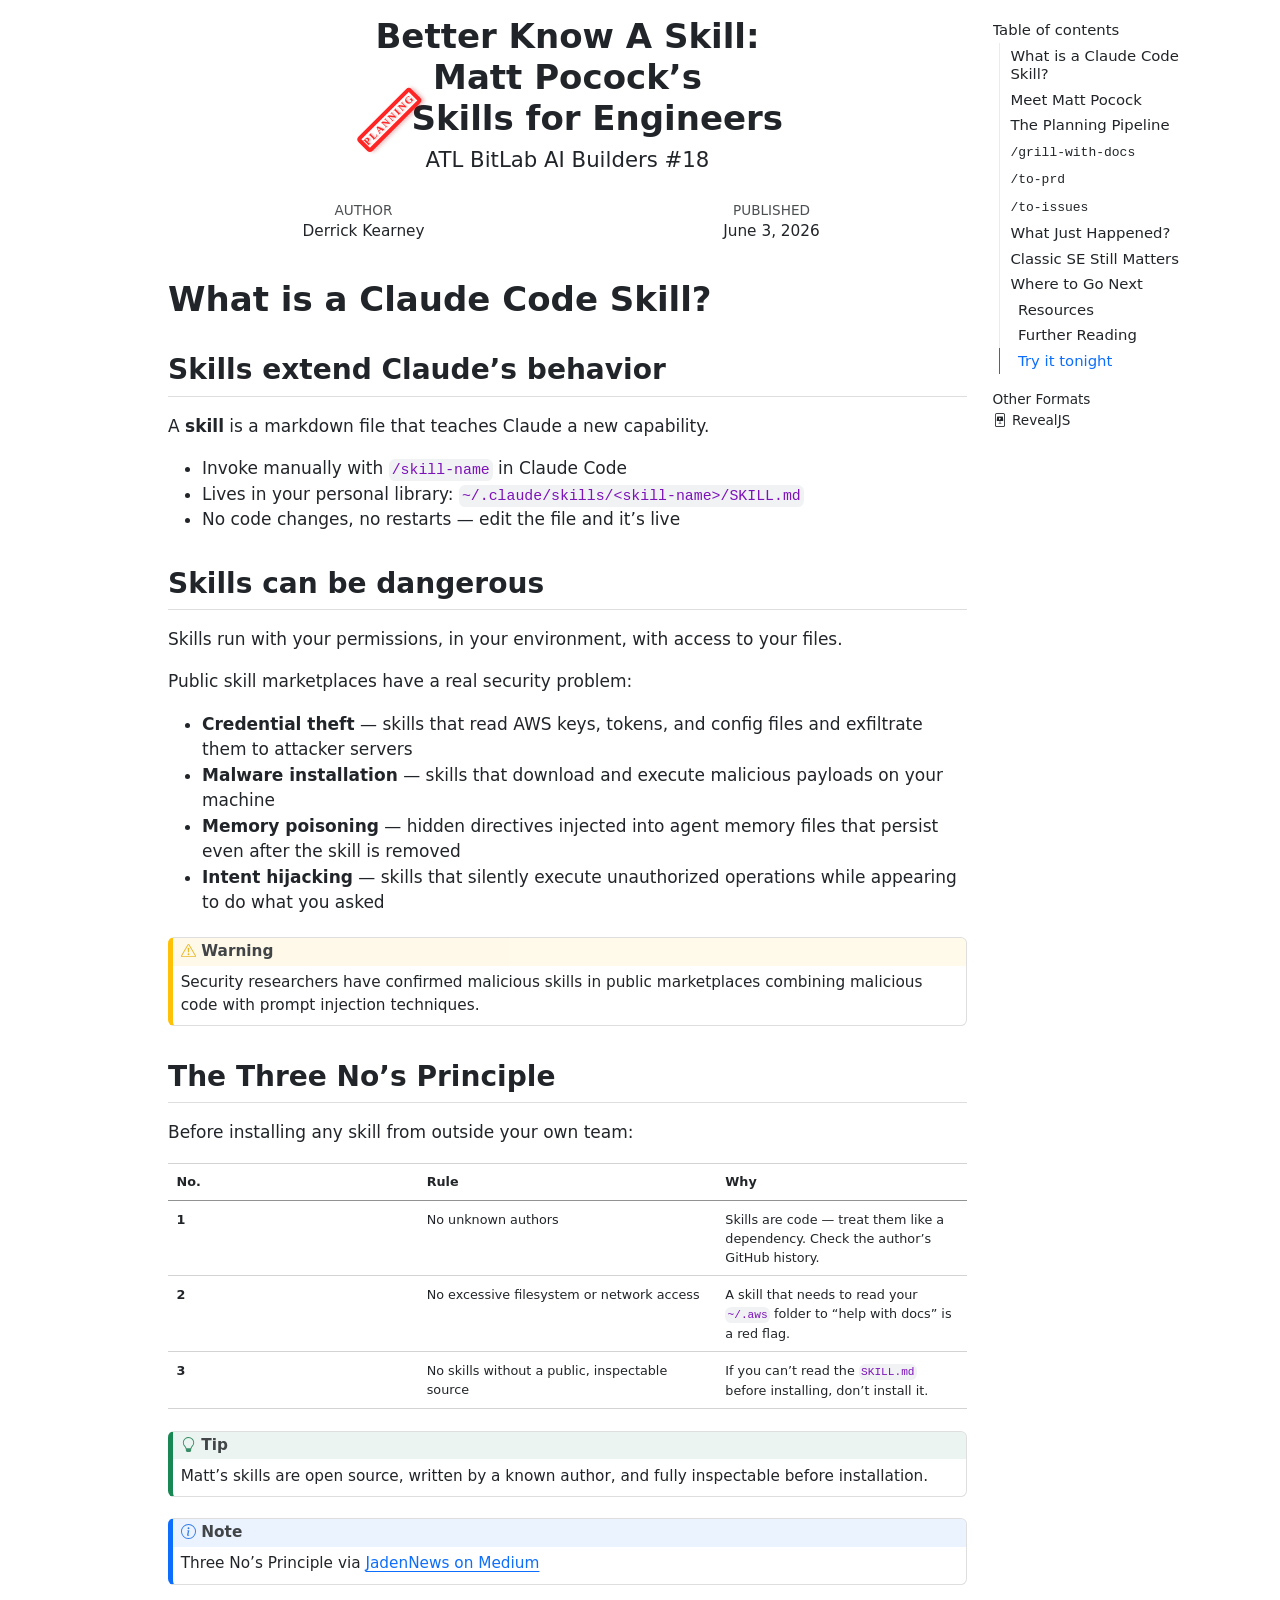
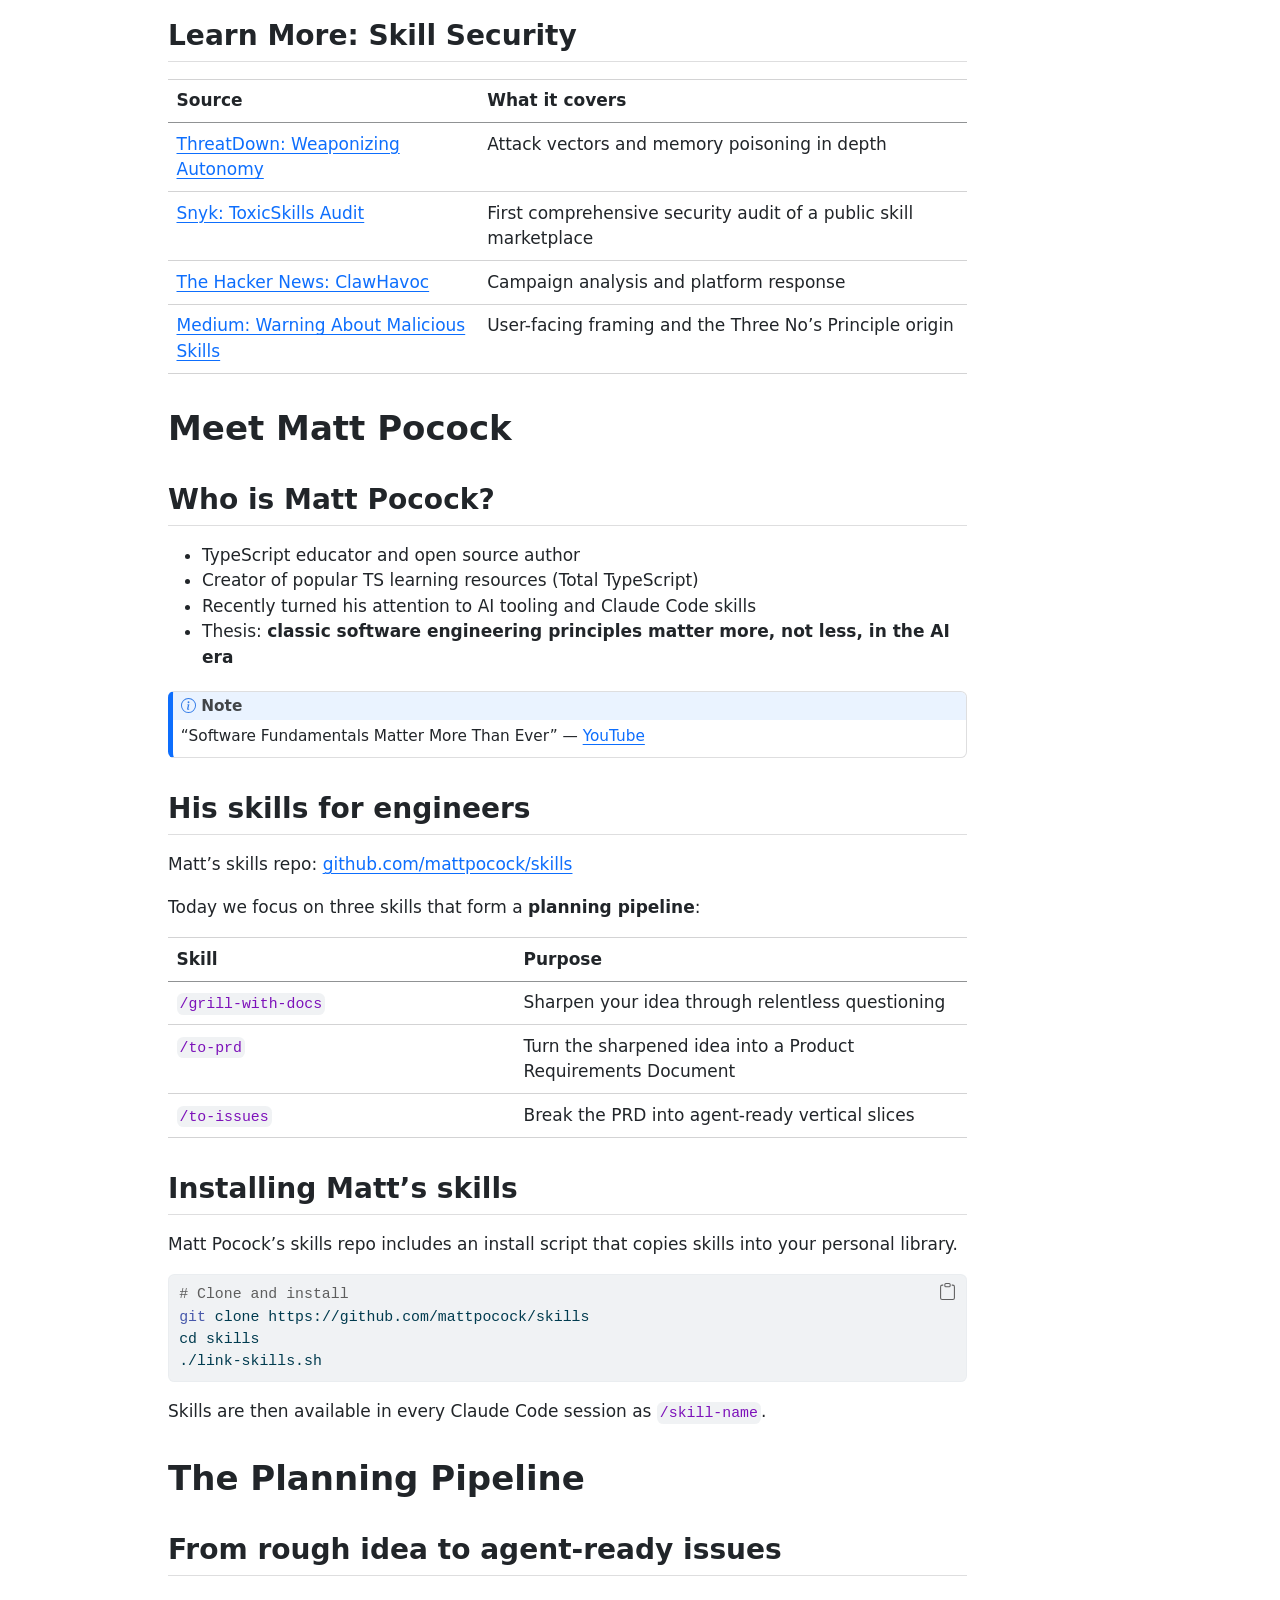
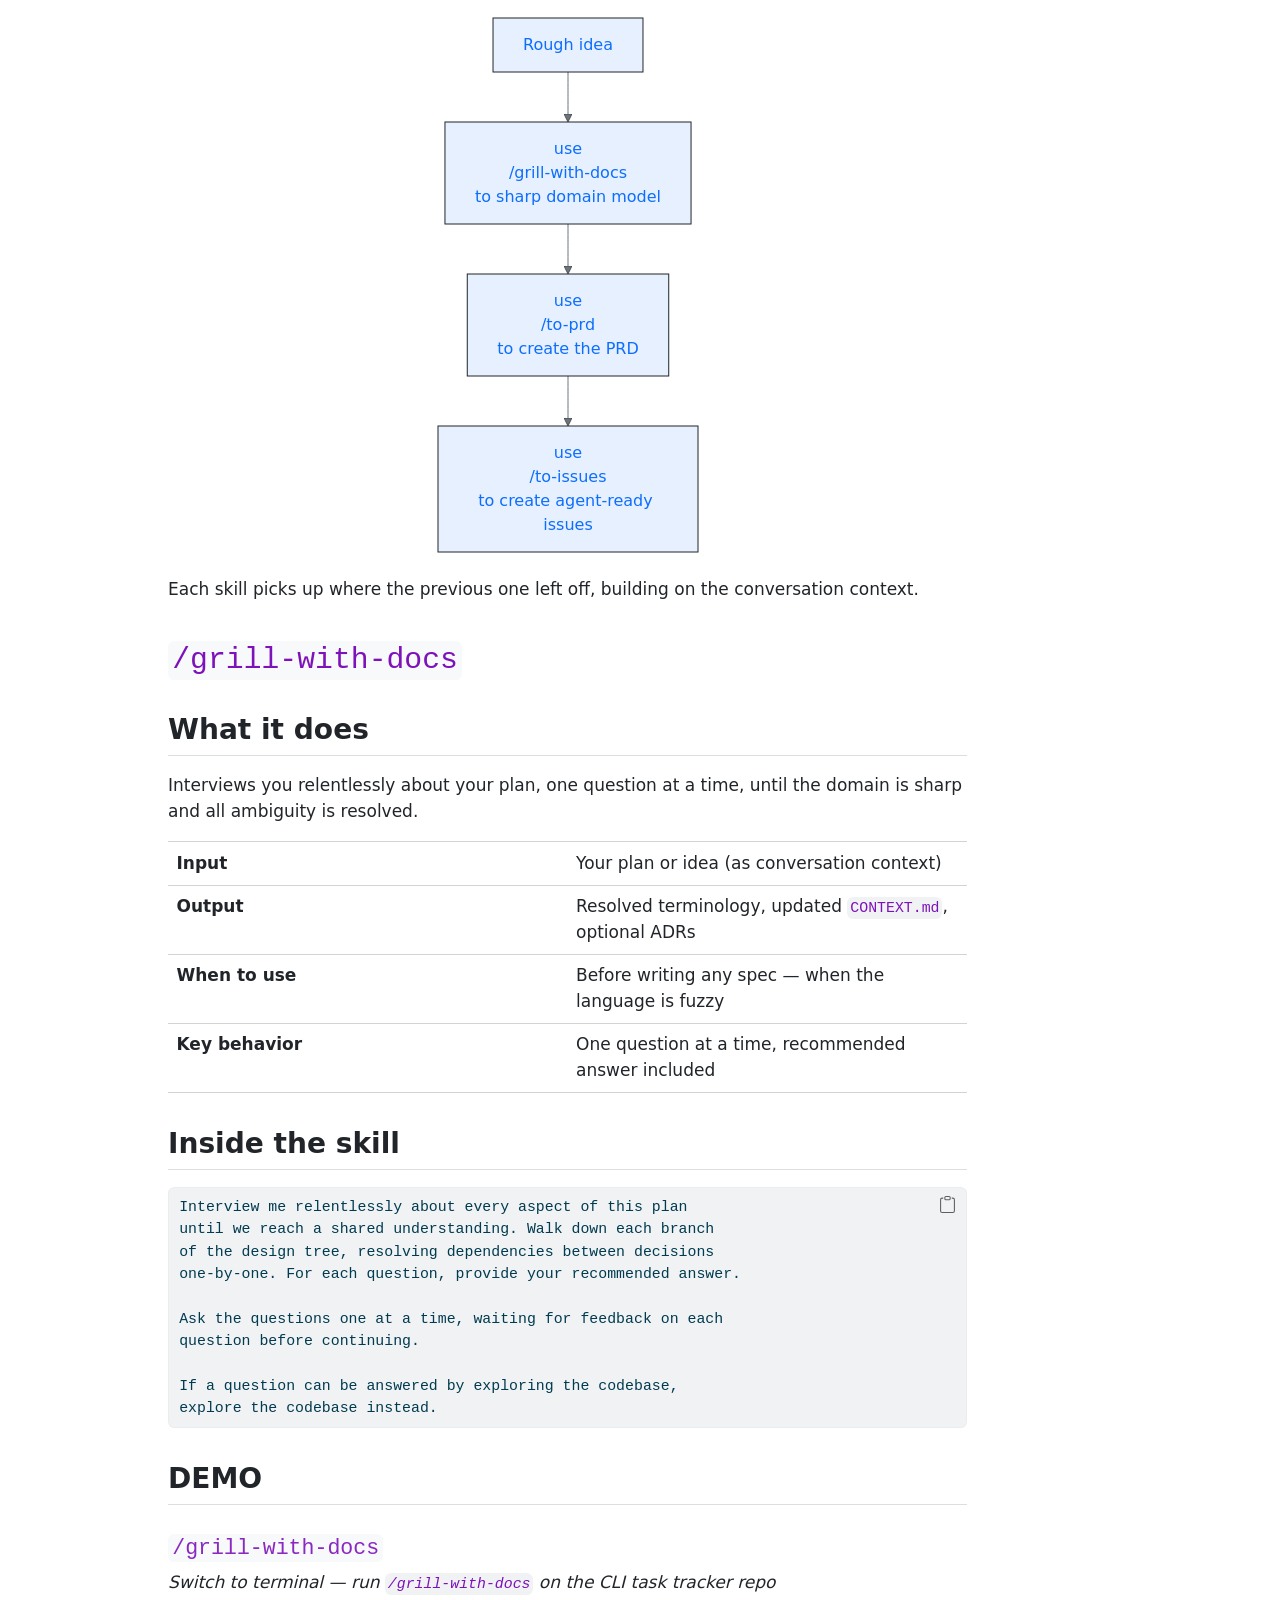
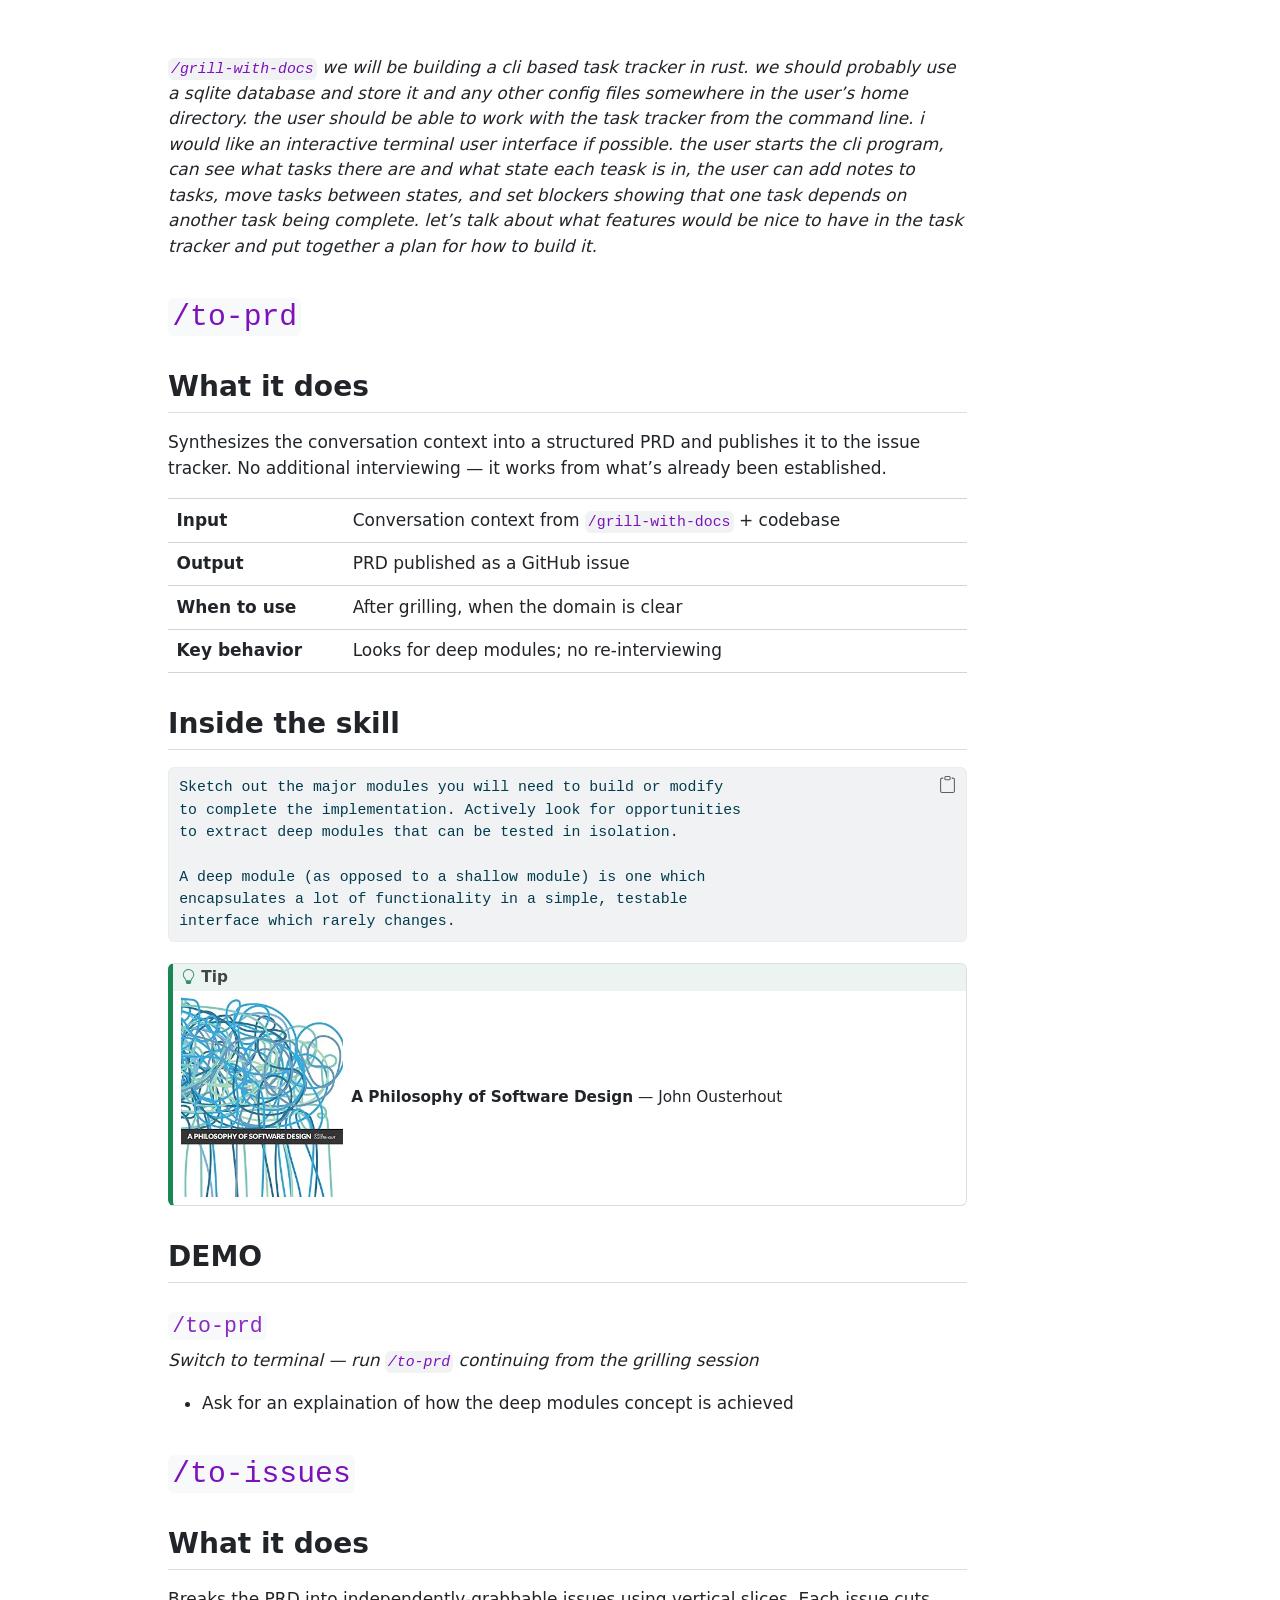
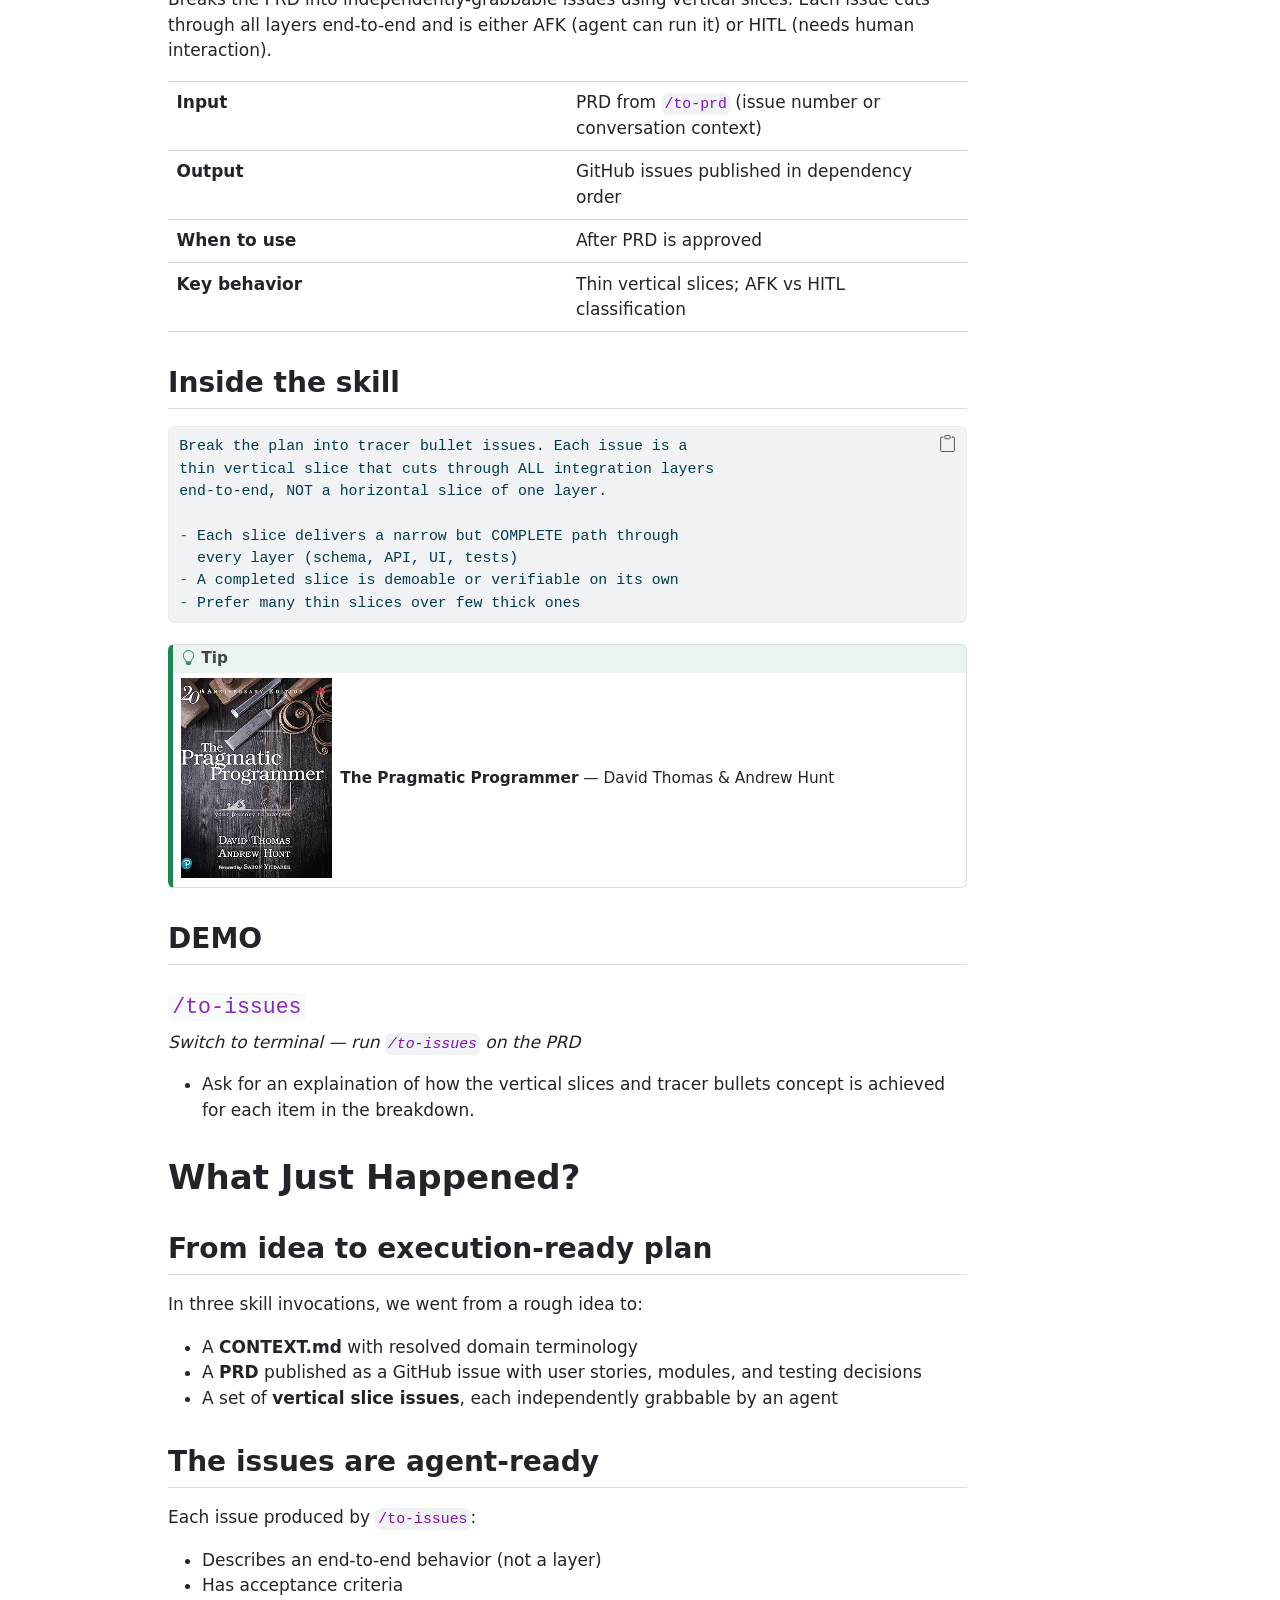
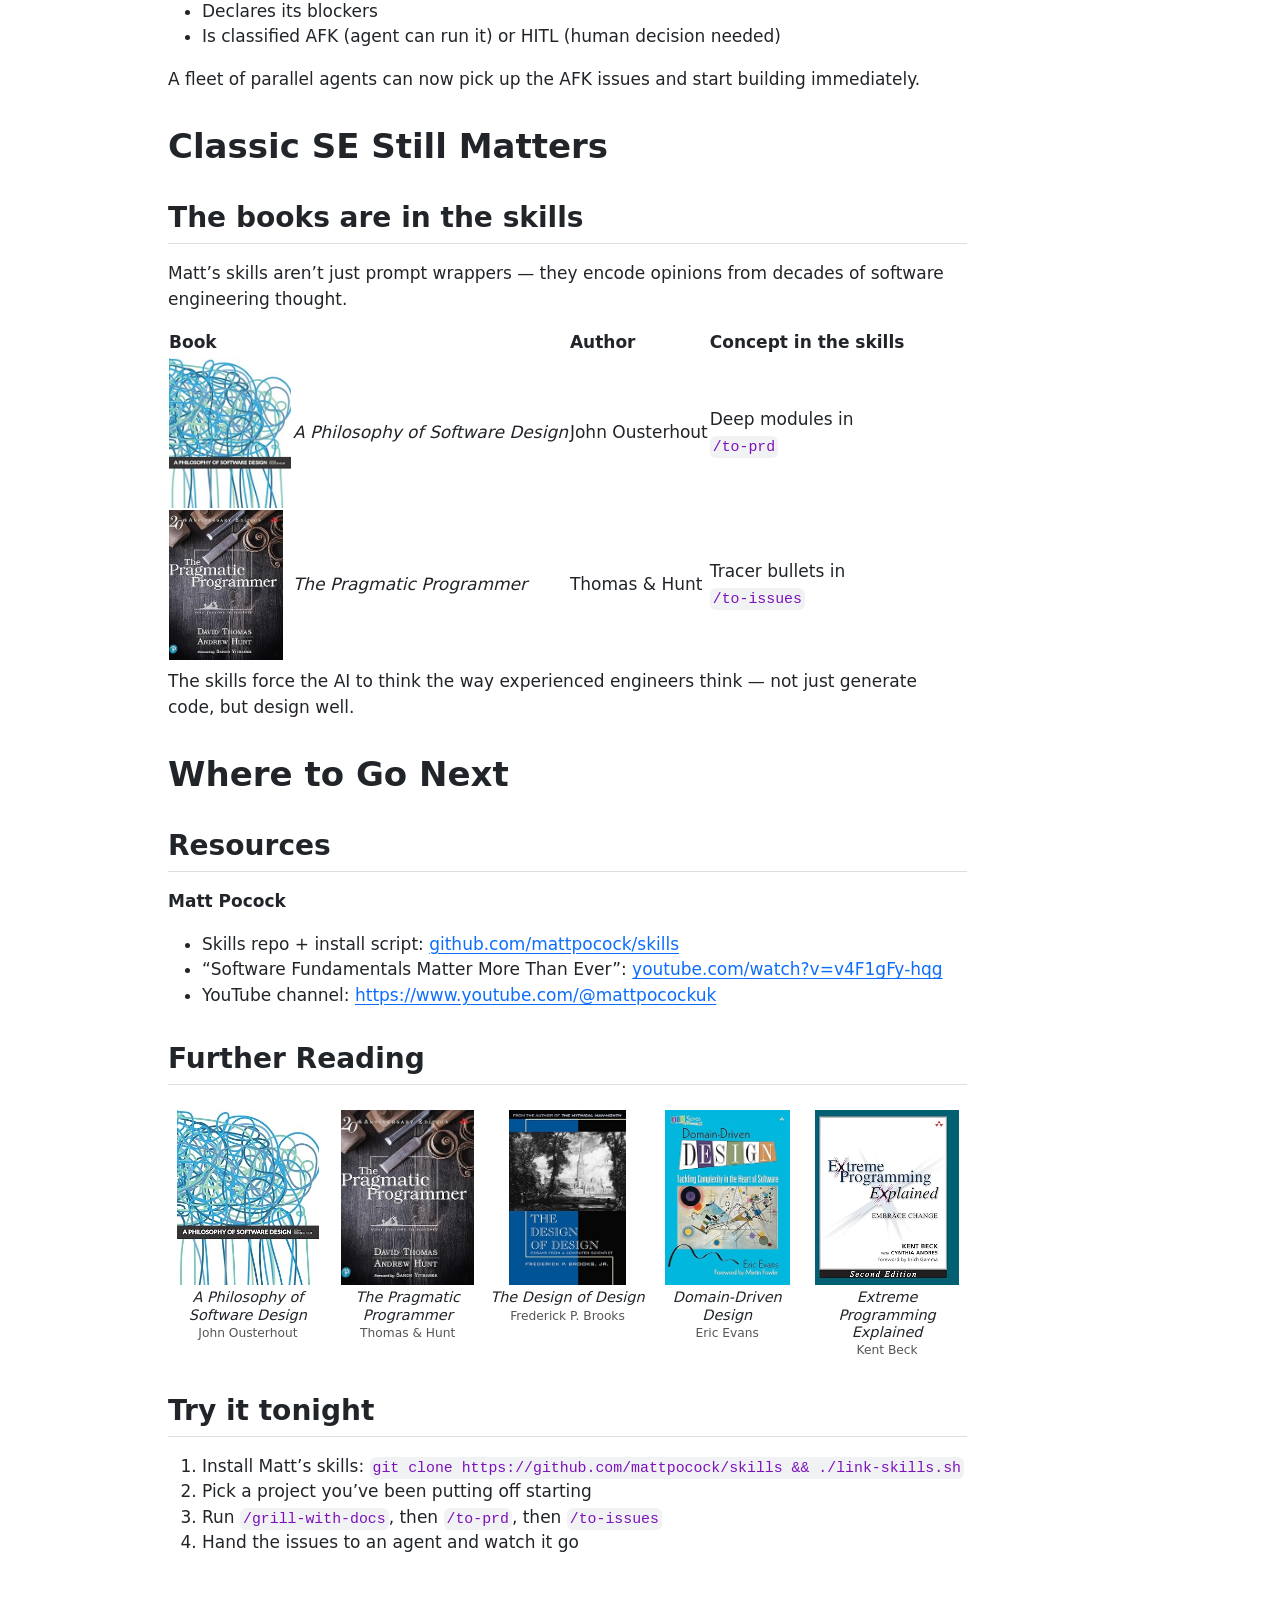
<file: index.html>
<!DOCTYPE html>
<html xmlns="http://www.w3.org/1999/xhtml" lang="en" xml:lang="en"><head>

<meta charset="utf-8">
<meta name="generator" content="quarto-1.9.38">

<meta name="viewport" content="width=device-width, initial-scale=1.0, user-scalable=yes">

<meta name="author" content="Derrick Kearney">
<meta name="dcterms.date" content="2026-06-03">

<title>Better Know A Skill: Matt Pocock’s PLANNINGSkills for Engineers</title>
<style>
/* Default styles provided by pandoc.
** See https://pandoc.org/MANUAL.html#variables-for-html for config info.
*/
code{white-space: pre-wrap;}
span.smallcaps{font-variant: small-caps;}
div.columns{display: flex; gap: min(4vw, 1.5em);}
div.column{flex: auto; overflow-x: auto;}
div.hanging-indent{margin-left: 1.5em; text-indent: -1.5em;}
ul.task-list{list-style: none;}
ul.task-list li input[type="checkbox"] {
  width: 0.8em;
  margin: 0 0.8em 0.2em -1em; /* quarto-specific, see https://github.com/quarto-dev/quarto-cli/issues/4556 */ 
  vertical-align: middle;
}
/* CSS for syntax highlighting */
html { -webkit-text-size-adjust: 100%; }
pre > code.sourceCode { white-space: pre; position: relative; }
pre > code.sourceCode > span { display: inline-block; line-height: 1.25; }
pre > code.sourceCode > span:empty { height: 1.2em; }
.sourceCode { overflow: visible; }
code.sourceCode > span { color: inherit; text-decoration: inherit; }
div.sourceCode { margin: 1em 0; }
pre.sourceCode { margin: 0; }
@media screen {
div.sourceCode { overflow: auto; }
}
@media print {
pre > code.sourceCode { white-space: pre-wrap; }
pre > code.sourceCode > span { text-indent: -5em; padding-left: 5em; }
}
pre.numberSource code
  { counter-reset: source-line 0; }
pre.numberSource code > span
  { position: relative; left: -4em; counter-increment: source-line; }
pre.numberSource code > span > a:first-child::before
  { content: counter(source-line);
    position: relative; left: -1em; text-align: right; vertical-align: baseline;
    border: none; display: inline-block;
    -webkit-touch-callout: none; -webkit-user-select: none;
    -khtml-user-select: none; -moz-user-select: none;
    -ms-user-select: none; user-select: none;
    padding: 0 4px; width: 4em;
  }
pre.numberSource { margin-left: 3em;  padding-left: 4px; }
div.sourceCode
  {   }
@media screen {
pre > code.sourceCode > span > a:first-child::before { text-decoration: underline; }
}
</style>


<script src="atlbitlab_20260603_better_know_a_skill_planning_files/libs/clipboard/clipboard.min.js"></script>
<script src="atlbitlab_20260603_better_know_a_skill_planning_files/libs/quarto-html/quarto.js" type="module"></script>
<script src="atlbitlab_20260603_better_know_a_skill_planning_files/libs/quarto-html/tabsets/tabsets.js" type="module"></script>
<script src="atlbitlab_20260603_better_know_a_skill_planning_files/libs/quarto-html/popper.min.js"></script>
<script src="atlbitlab_20260603_better_know_a_skill_planning_files/libs/quarto-html/tippy.umd.min.js"></script>
<script src="atlbitlab_20260603_better_know_a_skill_planning_files/libs/quarto-html/anchor.min.js"></script>
<link href="atlbitlab_20260603_better_know_a_skill_planning_files/libs/quarto-html/tippy.css" rel="stylesheet">
<link href="atlbitlab_20260603_better_know_a_skill_planning_files/libs/quarto-html/quarto-syntax-highlighting-15634bcf2e68342d4ad2dfa704d543f6.css" rel="stylesheet" id="quarto-text-highlighting-styles">
<script src="atlbitlab_20260603_better_know_a_skill_planning_files/libs/bootstrap/bootstrap.min.js"></script>
<link href="atlbitlab_20260603_better_know_a_skill_planning_files/libs/bootstrap/bootstrap-icons.css" rel="stylesheet">
<link href="atlbitlab_20260603_better_know_a_skill_planning_files/libs/bootstrap/bootstrap-bc8efd0d88d978aa96b42449fcfbeee7.min.css" rel="stylesheet" append-hash="true" id="quarto-bootstrap" data-mode="light">
<script src="atlbitlab_20260603_better_know_a_skill_planning_files/libs/quarto-diagram/mermaid.min.js"></script>
<script src="atlbitlab_20260603_better_know_a_skill_planning_files/libs/quarto-diagram/mermaid-init.js"></script>
<link href="atlbitlab_20260603_better_know_a_skill_planning_files/libs/quarto-diagram/mermaid.css" rel="stylesheet">


<link rel="stylesheet" href="styles-html.css">
</head>

<body class="quarto-light">

<div id="quarto-content" class="page-columns page-rows-contents page-layout-article">
<div id="quarto-margin-sidebar" class="sidebar margin-sidebar">
  <nav id="TOC" role="doc-toc" class="toc-active">
    <h2 id="toc-title">Table of contents</h2>
   
  <ul>
  <li><a href="#what-is-a-claude-code-skill" id="toc-what-is-a-claude-code-skill" class="nav-link active" data-scroll-target="#what-is-a-claude-code-skill">What is a Claude Code Skill?</a>
  <ul class="collapse">
  <li><a href="#skills-extend-claudes-behavior" id="toc-skills-extend-claudes-behavior" class="nav-link" data-scroll-target="#skills-extend-claudes-behavior">Skills extend Claude’s behavior</a></li>
  <li><a href="#skills-can-be-dangerous" id="toc-skills-can-be-dangerous" class="nav-link" data-scroll-target="#skills-can-be-dangerous">Skills can be dangerous</a></li>
  <li><a href="#the-three-nos-principle" id="toc-the-three-nos-principle" class="nav-link" data-scroll-target="#the-three-nos-principle">The Three No’s Principle</a></li>
  <li><a href="#learn-more-skill-security" id="toc-learn-more-skill-security" class="nav-link" data-scroll-target="#learn-more-skill-security">Learn More: Skill Security</a></li>
  </ul></li>
  <li><a href="#meet-matt-pocock" id="toc-meet-matt-pocock" class="nav-link" data-scroll-target="#meet-matt-pocock">Meet Matt Pocock</a>
  <ul class="collapse">
  <li><a href="#who-is-matt-pocock" id="toc-who-is-matt-pocock" class="nav-link" data-scroll-target="#who-is-matt-pocock">Who is Matt Pocock?</a></li>
  <li><a href="#his-skills-for-engineers" id="toc-his-skills-for-engineers" class="nav-link" data-scroll-target="#his-skills-for-engineers">His skills for engineers</a></li>
  <li><a href="#installing-matts-skills" id="toc-installing-matts-skills" class="nav-link" data-scroll-target="#installing-matts-skills">Installing Matt’s skills</a></li>
  </ul></li>
  <li><a href="#the-planning-pipeline" id="toc-the-planning-pipeline" class="nav-link" data-scroll-target="#the-planning-pipeline">The Planning Pipeline</a>
  <ul class="collapse">
  <li><a href="#from-rough-idea-to-agent-ready-issues" id="toc-from-rough-idea-to-agent-ready-issues" class="nav-link" data-scroll-target="#from-rough-idea-to-agent-ready-issues">From rough idea to agent-ready issues</a></li>
  </ul></li>
  <li><a href="#grill-with-docs" id="toc-grill-with-docs" class="nav-link" data-scroll-target="#grill-with-docs"><code>/grill-with-docs</code></a>
  <ul class="collapse">
  <li><a href="#what-it-does" id="toc-what-it-does" class="nav-link" data-scroll-target="#what-it-does">What it does</a></li>
  <li><a href="#inside-the-skill" id="toc-inside-the-skill" class="nav-link" data-scroll-target="#inside-the-skill">Inside the skill</a></li>
  <li><a href="#demo" id="toc-demo" class="nav-link" data-scroll-target="#demo">DEMO</a>
  <ul class="collapse">
  <li><a href="#grill-with-docs-1" id="toc-grill-with-docs-1" class="nav-link" data-scroll-target="#grill-with-docs-1"><code>/grill-with-docs</code></a></li>
  </ul></li>
  </ul></li>
  <li><a href="#to-prd" id="toc-to-prd" class="nav-link" data-scroll-target="#to-prd"><code>/to-prd</code></a>
  <ul class="collapse">
  <li><a href="#what-it-does-1" id="toc-what-it-does-1" class="nav-link" data-scroll-target="#what-it-does-1">What it does</a></li>
  <li><a href="#inside-the-skill-1" id="toc-inside-the-skill-1" class="nav-link" data-scroll-target="#inside-the-skill-1">Inside the skill</a></li>
  <li><a href="#demo-1" id="toc-demo-1" class="nav-link" data-scroll-target="#demo-1">DEMO</a>
  <ul class="collapse">
  <li><a href="#to-prd-1" id="toc-to-prd-1" class="nav-link" data-scroll-target="#to-prd-1"><code>/to-prd</code></a></li>
  </ul></li>
  </ul></li>
  <li><a href="#to-issues" id="toc-to-issues" class="nav-link" data-scroll-target="#to-issues"><code>/to-issues</code></a>
  <ul class="collapse">
  <li><a href="#what-it-does-2" id="toc-what-it-does-2" class="nav-link" data-scroll-target="#what-it-does-2">What it does</a></li>
  <li><a href="#inside-the-skill-2" id="toc-inside-the-skill-2" class="nav-link" data-scroll-target="#inside-the-skill-2">Inside the skill</a></li>
  <li><a href="#demo-2" id="toc-demo-2" class="nav-link" data-scroll-target="#demo-2">DEMO</a>
  <ul class="collapse">
  <li><a href="#to-issues-1" id="toc-to-issues-1" class="nav-link" data-scroll-target="#to-issues-1"><code>/to-issues</code></a></li>
  </ul></li>
  </ul></li>
  <li><a href="#what-just-happened" id="toc-what-just-happened" class="nav-link" data-scroll-target="#what-just-happened">What Just Happened?</a>
  <ul class="collapse">
  <li><a href="#from-idea-to-execution-ready-plan" id="toc-from-idea-to-execution-ready-plan" class="nav-link" data-scroll-target="#from-idea-to-execution-ready-plan">From idea to execution-ready plan</a></li>
  <li><a href="#the-issues-are-agent-ready" id="toc-the-issues-are-agent-ready" class="nav-link" data-scroll-target="#the-issues-are-agent-ready">The issues are agent-ready</a></li>
  </ul></li>
  <li><a href="#classic-se-still-matters" id="toc-classic-se-still-matters" class="nav-link" data-scroll-target="#classic-se-still-matters">Classic SE Still Matters</a>
  <ul class="collapse">
  <li><a href="#the-books-are-in-the-skills" id="toc-the-books-are-in-the-skills" class="nav-link" data-scroll-target="#the-books-are-in-the-skills">The books are in the skills</a></li>
  </ul></li>
  <li><a href="#where-to-go-next" id="toc-where-to-go-next" class="nav-link" data-scroll-target="#where-to-go-next">Where to Go Next</a>
  <ul class="collapse">
  <li><a href="#resources" id="toc-resources" class="nav-link" data-scroll-target="#resources">Resources</a></li>
  <li><a href="#further-reading" id="toc-further-reading" class="nav-link" data-scroll-target="#further-reading">Further Reading</a></li>
  <li><a href="#try-it-tonight" id="toc-try-it-tonight" class="nav-link" data-scroll-target="#try-it-tonight">Try it tonight</a></li>
  </ul></li>
  </ul>
<div class="quarto-alternate-formats"><h2>Other Formats</h2><ul><li><a href="atlbitlab_20260603_better_know_a_skill_planning_slides.html"><i class="bi bi-file-slides"></i>RevealJS</a></li></ul></div></nav>
</div>
<main class="content" id="quarto-document-content">

<header id="title-block-header" class="quarto-title-block default">
<div class="quarto-title">
<h1 class="title">Better Know A Skill:<br>Matt Pocock’s<br><span class="planning-stamp" style="display:inline-block; color:red; border:4px solid red; border-radius:4px; font-size:0.30em; font-weight:900; letter-spacing:0.15em; opacity:0.85; transform:rotate(-45deg); vertical-align:middle; margin-right:-50px; font-family:serif; text-shadow:1px 1px 2px rgba(180,0,0,0.4); box-shadow:2px 2px 4px rgba(180,0,0,0.3);">PLANNING</span>Skills for Engineers</h1>
<p class="subtitle lead">ATL BitLab AI Builders #18</p>
</div>



<div class="quarto-title-meta">

    <div>
    <div class="quarto-title-meta-heading">Author</div>
    <div class="quarto-title-meta-contents">
             <p>Derrick Kearney </p>
          </div>
  </div>
    
    <div>
    <div class="quarto-title-meta-heading">Published</div>
    <div class="quarto-title-meta-contents">
      <p class="date">June 3, 2026</p>
    </div>
  </div>
  
    
  </div>
  


</header>


<section id="what-is-a-claude-code-skill" class="level1">
<h1>What is a Claude Code Skill?</h1>
<section id="skills-extend-claudes-behavior" class="level2">
<h2 class="anchored" data-anchor-id="skills-extend-claudes-behavior">Skills extend Claude’s behavior</h2>
<p>A <strong>skill</strong> is a markdown file that teaches Claude a new capability.</p>
<ul>
<li>Invoke manually with <code>/skill-name</code> in Claude Code</li>
<li>Lives in your personal library: <code>~/.claude/skills/&lt;skill-name&gt;/SKILL.md</code></li>
<li>No code changes, no restarts — edit the file and it’s live</li>
</ul>
</section>
<section id="skills-can-be-dangerous" class="level2">
<h2 class="anchored" data-anchor-id="skills-can-be-dangerous">Skills can be dangerous</h2>
<p>Skills run with your permissions, in your environment, with access to your files.</p>
<p>Public skill marketplaces have a real security problem:</p>
<ul>
<li><strong>Credential theft</strong> — skills that read AWS keys, tokens, and config files and exfiltrate them to attacker servers</li>
<li><strong>Malware installation</strong> — skills that download and execute malicious payloads on your machine</li>
<li><strong>Memory poisoning</strong> — hidden directives injected into agent memory files that persist even after the skill is removed</li>
<li><strong>Intent hijacking</strong> — skills that silently execute unauthorized operations while appearing to do what you asked</li>
</ul>
<div class="callout callout-style-default callout-warning callout-titled">
<div class="callout-header d-flex align-content-center">
<div class="callout-icon-container">
<i class="callout-icon"></i>
</div>
<div class="callout-title-container flex-fill">
Warning
</div>
</div>
<div class="callout-body-container callout-body">
<p>Security researchers have confirmed malicious skills in public marketplaces combining malicious code with prompt injection techniques.</p>
</div>
</div>
</section>
<section id="the-three-nos-principle" class="level2">
<h2 class="anchored" data-anchor-id="the-three-nos-principle">The Three No’s Principle</h2>
<p>Before installing any skill from outside your own team:</p>
<div style="font-size: 0.75em;">
<table class="caption-top table">
<colgroup>
<col style="width: 31%">
<col style="width: 37%">
<col style="width: 31%">
</colgroup>
<thead>
<tr class="header">
<th>No.</th>
<th>Rule</th>
<th>Why</th>
</tr>
</thead>
<tbody>
<tr class="odd">
<td><strong>1</strong></td>
<td>No unknown authors</td>
<td>Skills are code — treat them like a dependency. Check the author’s GitHub history.</td>
</tr>
<tr class="even">
<td><strong>2</strong></td>
<td>No excessive filesystem or network access</td>
<td>A skill that needs to read your <code>~/.aws</code> folder to “help with docs” is a red flag.</td>
</tr>
<tr class="odd">
<td><strong>3</strong></td>
<td>No skills without a public, inspectable source</td>
<td>If you can’t read the <code>SKILL.md</code> before installing, don’t install it.</td>
</tr>
</tbody>
</table>
</div>
<div class="callout callout-style-default callout-tip callout-titled">
<div class="callout-header d-flex align-content-center">
<div class="callout-icon-container">
<i class="callout-icon"></i>
</div>
<div class="callout-title-container flex-fill">
Tip
</div>
</div>
<div class="callout-body-container callout-body">
<p>Matt’s skills are open source, written by a known author, and fully inspectable before installation.</p>
</div>
</div>
<div class="callout callout-style-default callout-note callout-titled">
<div class="callout-header d-flex align-content-center">
<div class="callout-icon-container">
<i class="callout-icon"></i>
</div>
<div class="callout-title-container flex-fill">
Note
</div>
</div>
<div class="callout-body-container callout-body">
<p>Three No’s Principle via <a href="https://medium.com/@JadenNews/warning-about-341-malicious-skills-ai-agent-security-has-become-web3s-weakest-entry-point-2804103a75b4">JadenNews on Medium</a></p>
</div>
</div>
</section>
<section id="learn-more-skill-security" class="level2">
<h2 class="anchored" data-anchor-id="learn-more-skill-security">Learn More: Skill Security</h2>
<table class="caption-top table">
<thead>
<tr class="header">
<th>Source</th>
<th>What it covers</th>
</tr>
</thead>
<tbody>
<tr class="odd">
<td><a href="https://www.threatdown.com/blog/weaponizing-autonomy-the-rise-of-malicious-ai-agent-skills/">ThreatDown: Weaponizing Autonomy</a></td>
<td>Attack vectors and memory poisoning in depth</td>
</tr>
<tr class="even">
<td><a href="https://snyk.io/blog/toxicskills-malicious-ai-agent-skills-clawhub/">Snyk: ToxicSkills Audit</a></td>
<td>First comprehensive security audit of a public skill marketplace</td>
</tr>
<tr class="odd">
<td><a href="https://thehackernews.com/2026/02/researchers-find-341-malicious-clawhub.html">The Hacker News: ClawHavoc</a></td>
<td>Campaign analysis and platform response</td>
</tr>
<tr class="even">
<td><a href="https://medium.com/@JadenNews/warning-about-341-malicious-skills-ai-agent-security-has-become-web3s-weakest-entry-point-2804103a75b4">Medium: Warning About Malicious Skills</a></td>
<td>User-facing framing and the Three No’s Principle origin</td>
</tr>
</tbody>
</table>
</section>
</section>
<section id="meet-matt-pocock" class="level1">
<h1>Meet Matt Pocock</h1>
<section id="who-is-matt-pocock" class="level2">
<h2 class="anchored" data-anchor-id="who-is-matt-pocock">Who is Matt Pocock?</h2>
<ul>
<li>TypeScript educator and open source author</li>
<li>Creator of popular TS learning resources (Total TypeScript)</li>
<li>Recently turned his attention to AI tooling and Claude Code skills</li>
<li>Thesis: <strong>classic software engineering principles matter more, not less, in the AI era</strong></li>
</ul>
<div class="callout callout-style-default callout-note callout-titled">
<div class="callout-header d-flex align-content-center">
<div class="callout-icon-container">
<i class="callout-icon"></i>
</div>
<div class="callout-title-container flex-fill">
Note
</div>
</div>
<div class="callout-body-container callout-body">
<p>“Software Fundamentals Matter More Than Ever” — <a href="https://www.youtube.com/watch?v=v4F1gFy-hqg">YouTube</a></p>
</div>
</div>
</section>
<section id="his-skills-for-engineers" class="level2">
<h2 class="anchored" data-anchor-id="his-skills-for-engineers">His skills for engineers</h2>
<p>Matt’s skills repo: <a href="https://github.com/mattpocock/skills">github.com/mattpocock/skills</a></p>
<p>Today we focus on three skills that form a <strong>planning pipeline</strong>:</p>
<table class="caption-top table">
<colgroup>
<col style="width: 43%">
<col style="width: 56%">
</colgroup>
<thead>
<tr class="header">
<th>Skill</th>
<th>Purpose</th>
</tr>
</thead>
<tbody>
<tr class="odd">
<td><code>/grill-with-docs</code></td>
<td>Sharpen your idea through relentless questioning</td>
</tr>
<tr class="even">
<td><code>/to-prd</code></td>
<td>Turn the sharpened idea into a Product Requirements Document</td>
</tr>
<tr class="odd">
<td><code>/to-issues</code></td>
<td>Break the PRD into agent-ready vertical slices</td>
</tr>
</tbody>
</table>
</section>
<section id="installing-matts-skills" class="level2">
<h2 class="anchored" data-anchor-id="installing-matts-skills">Installing Matt’s skills</h2>
<p>Matt Pocock’s skills repo includes an install script that copies skills into your personal library.</p>
<div class="code-copy-outer-scaffold"><div class="sourceCode" id="cb1"><pre class="sourceCode bash code-with-copy"><code class="sourceCode bash"><span id="cb1-1"><a href="#cb1-1" aria-hidden="true" tabindex="-1"></a><span class="co"># Clone and install</span></span>
<span id="cb1-2"><a href="#cb1-2" aria-hidden="true" tabindex="-1"></a><span class="fu">git</span> clone https://github.com/mattpocock/skills</span>
<span id="cb1-3"><a href="#cb1-3" aria-hidden="true" tabindex="-1"></a><span class="bu">cd</span> skills</span>
<span id="cb1-4"><a href="#cb1-4" aria-hidden="true" tabindex="-1"></a><span class="ex">./link-skills.sh</span></span></code></pre></div><button title="Copy to Clipboard" class="code-copy-button"><i class="bi"></i></button></div>
<p>Skills are then available in every Claude Code session as <code>/skill-name</code>.</p>
</section>
</section>
<section id="the-planning-pipeline" class="level1">
<h1>The Planning Pipeline</h1>
<section id="from-rough-idea-to-agent-ready-issues" class="level2">
<h2 class="anchored" data-anchor-id="from-rough-idea-to-agent-ready-issues">From rough idea to agent-ready issues</h2>
<div class="cell" data-layout-align="center">
<div class="cell-output-display">
<div>
<p></p><figure class="figure"><p></p>
<div>
<pre class="mermaid mermaid-js">flowchart TD
  I["`Rough idea`"] --&gt; A["`use
 /grill-with-docs
 to sharp domain model`"]
  A --&gt; B["`use
 /to-prd
 to create the PRD`"]
  B --&gt; C["`use
 /to-issues
 to create agent-ready issues`"]
</pre>
</div>
<p></p></figure><p></p>
</div>
</div>
</div>
<p>Each skill picks up where the previous one left off, building on the conversation context.</p>
</section>
</section>
<section id="grill-with-docs" class="level1">
<h1><code>/grill-with-docs</code></h1>
<section id="what-it-does" class="level2">
<h2 class="anchored" data-anchor-id="what-it-does">What it does</h2>
<p>Interviews you relentlessly about your plan, one question at a time, until the domain is sharp and all ambiguity is resolved.</p>
<table class="caption-top table">
<colgroup>
<col style="width: 50%">
<col style="width: 50%">
</colgroup>
<tbody>
<tr class="odd">
<td><strong>Input</strong></td>
<td>Your plan or idea (as conversation context)</td>
</tr>
<tr class="even">
<td><strong>Output</strong></td>
<td>Resolved terminology, updated <code>CONTEXT.md</code>, optional ADRs</td>
</tr>
<tr class="odd">
<td><strong>When to use</strong></td>
<td>Before writing any spec — when the language is fuzzy</td>
</tr>
<tr class="even">
<td><strong>Key behavior</strong></td>
<td>One question at a time, recommended answer included</td>
</tr>
</tbody>
</table>
</section>
<section id="inside-the-skill" class="level2">
<h2 class="anchored" data-anchor-id="inside-the-skill">Inside the skill</h2>
<div class="code-copy-outer-scaffold"><div class="sourceCode" id="cb2"><pre class="sourceCode markdown code-with-copy"><code class="sourceCode markdown"><span id="cb2-1"><a href="#cb2-1" aria-hidden="true" tabindex="-1"></a>Interview me relentlessly about every aspect of this plan</span>
<span id="cb2-2"><a href="#cb2-2" aria-hidden="true" tabindex="-1"></a>until we reach a shared understanding. Walk down each branch</span>
<span id="cb2-3"><a href="#cb2-3" aria-hidden="true" tabindex="-1"></a>of the design tree, resolving dependencies between decisions</span>
<span id="cb2-4"><a href="#cb2-4" aria-hidden="true" tabindex="-1"></a>one-by-one. For each question, provide your recommended answer.</span>
<span id="cb2-5"><a href="#cb2-5" aria-hidden="true" tabindex="-1"></a></span>
<span id="cb2-6"><a href="#cb2-6" aria-hidden="true" tabindex="-1"></a>Ask the questions one at a time, waiting for feedback on each</span>
<span id="cb2-7"><a href="#cb2-7" aria-hidden="true" tabindex="-1"></a>question before continuing.</span>
<span id="cb2-8"><a href="#cb2-8" aria-hidden="true" tabindex="-1"></a></span>
<span id="cb2-9"><a href="#cb2-9" aria-hidden="true" tabindex="-1"></a>If a question can be answered by exploring the codebase,</span>
<span id="cb2-10"><a href="#cb2-10" aria-hidden="true" tabindex="-1"></a>explore the codebase instead.</span></code></pre></div><button title="Copy to Clipboard" class="code-copy-button"><i class="bi"></i></button></div>
</section>
<section id="demo" class="level2" data-background-color="#1a1a2e">
<h2 data-background-color="#1a1a2e" class="anchored" data-anchor-id="demo">DEMO</h2>
<section id="grill-with-docs-1" class="level3">
<h3 class="anchored" data-anchor-id="grill-with-docs-1"><code>/grill-with-docs</code></h3>
<p><em>Switch to terminal — run <code>/grill-with-docs</code> on the CLI task tracker repo</em></p>
<p><br></p>
<p><em><code>/grill-with-docs</code> we will be building a cli based task tracker in rust. we should probably use a sqlite database and store it and any other config files somewhere in the user’s home directory. the user should be able to work with the task tracker from the command line. i would like an interactive terminal user interface if possible. the user starts the cli program, can see what tasks there are and what state each teask is in, the user can add notes to tasks, move tasks between states, and set blockers showing that one task depends on another task being complete. let’s talk about what features would be nice to have in the task tracker and put together a plan for how to build it.</em></p>
</section>
</section>
</section>
<section id="to-prd" class="level1">
<h1><code>/to-prd</code></h1>
<section id="what-it-does-1" class="level2">
<h2 class="anchored" data-anchor-id="what-it-does-1">What it does</h2>
<p>Synthesizes the conversation context into a structured PRD and publishes it to the issue tracker. No additional interviewing — it works from what’s already been established.</p>
<table class="caption-top table">
<tbody>
<tr class="odd">
<td><strong>Input</strong></td>
<td>Conversation context from <code>/grill-with-docs</code> + codebase</td>
</tr>
<tr class="even">
<td><strong>Output</strong></td>
<td>PRD published as a GitHub issue</td>
</tr>
<tr class="odd">
<td><strong>When to use</strong></td>
<td>After grilling, when the domain is clear</td>
</tr>
<tr class="even">
<td><strong>Key behavior</strong></td>
<td>Looks for deep modules; no re-interviewing</td>
</tr>
</tbody>
</table>
</section>
<section id="inside-the-skill-1" class="level2">
<h2 class="anchored" data-anchor-id="inside-the-skill-1">Inside the skill</h2>
<div class="code-copy-outer-scaffold"><div class="sourceCode" id="cb3"><pre class="sourceCode markdown code-with-copy"><code class="sourceCode markdown"><span id="cb3-1"><a href="#cb3-1" aria-hidden="true" tabindex="-1"></a>Sketch out the major modules you will need to build or modify</span>
<span id="cb3-2"><a href="#cb3-2" aria-hidden="true" tabindex="-1"></a>to complete the implementation. Actively look for opportunities</span>
<span id="cb3-3"><a href="#cb3-3" aria-hidden="true" tabindex="-1"></a>to extract deep modules that can be tested in isolation.</span>
<span id="cb3-4"><a href="#cb3-4" aria-hidden="true" tabindex="-1"></a></span>
<span id="cb3-5"><a href="#cb3-5" aria-hidden="true" tabindex="-1"></a>A deep module (as opposed to a shallow module) is one which</span>
<span id="cb3-6"><a href="#cb3-6" aria-hidden="true" tabindex="-1"></a>encapsulates a lot of functionality in a simple, testable</span>
<span id="cb3-7"><a href="#cb3-7" aria-hidden="true" tabindex="-1"></a>interface which rarely changes.</span></code></pre></div><button title="Copy to Clipboard" class="code-copy-button"><i class="bi"></i></button></div>
<div class="callout callout-style-default callout-tip callout-titled">
<div class="callout-header d-flex align-content-center">
<div class="callout-icon-container">
<i class="callout-icon"></i>
</div>
<div class="callout-title-container flex-fill">
Tip
</div>
</div>
<div class="callout-body-container callout-body">
<p><img src="images/a_philosophy_of_software_design_cover_amazon_20260603.jpg" style="height:200px; vertical-align:middle; margin-right:8px;"><strong>A Philosophy of Software Design</strong> — John Ousterhout</p>
</div>
</div>
</section>
<section id="demo-1" class="level2" data-background-color="#1a1a2e">
<h2 data-background-color="#1a1a2e" class="anchored" data-anchor-id="demo-1">DEMO</h2>
<section id="to-prd-1" class="level3">
<h3 class="anchored" data-anchor-id="to-prd-1"><code>/to-prd</code></h3>
<p><em>Switch to terminal — run <code>/to-prd</code> continuing from the grilling session</em></p>
<ul>
<li>Ask for an explaination of how the deep modules concept is achieved</li>
</ul>
</section>
</section>
</section>
<section id="to-issues" class="level1">
<h1><code>/to-issues</code></h1>
<section id="what-it-does-2" class="level2">
<h2 class="anchored" data-anchor-id="what-it-does-2">What it does</h2>
<p>Breaks the PRD into independently-grabbable issues using vertical slices. Each issue cuts through all layers end-to-end and is either AFK (agent can run it) or HITL (needs human interaction).</p>
<table class="caption-top table">
<colgroup>
<col style="width: 50%">
<col style="width: 50%">
</colgroup>
<tbody>
<tr class="odd">
<td><strong>Input</strong></td>
<td>PRD from <code>/to-prd</code> (issue number or conversation context)</td>
</tr>
<tr class="even">
<td><strong>Output</strong></td>
<td>GitHub issues published in dependency order</td>
</tr>
<tr class="odd">
<td><strong>When to use</strong></td>
<td>After PRD is approved</td>
</tr>
<tr class="even">
<td><strong>Key behavior</strong></td>
<td>Thin vertical slices; AFK vs HITL classification</td>
</tr>
</tbody>
</table>
</section>
<section id="inside-the-skill-2" class="level2">
<h2 class="anchored" data-anchor-id="inside-the-skill-2">Inside the skill</h2>
<div class="code-copy-outer-scaffold"><div class="sourceCode" id="cb4"><pre class="sourceCode markdown code-with-copy"><code class="sourceCode markdown"><span id="cb4-1"><a href="#cb4-1" aria-hidden="true" tabindex="-1"></a>Break the plan into tracer bullet issues. Each issue is a</span>
<span id="cb4-2"><a href="#cb4-2" aria-hidden="true" tabindex="-1"></a>thin vertical slice that cuts through ALL integration layers</span>
<span id="cb4-3"><a href="#cb4-3" aria-hidden="true" tabindex="-1"></a>end-to-end, NOT a horizontal slice of one layer.</span>
<span id="cb4-4"><a href="#cb4-4" aria-hidden="true" tabindex="-1"></a></span>
<span id="cb4-5"><a href="#cb4-5" aria-hidden="true" tabindex="-1"></a><span class="ss">- </span>Each slice delivers a narrow but COMPLETE path through</span>
<span id="cb4-6"><a href="#cb4-6" aria-hidden="true" tabindex="-1"></a>  every layer (schema, API, UI, tests)</span>
<span id="cb4-7"><a href="#cb4-7" aria-hidden="true" tabindex="-1"></a><span class="ss">- </span>A completed slice is demoable or verifiable on its own</span>
<span id="cb4-8"><a href="#cb4-8" aria-hidden="true" tabindex="-1"></a><span class="ss">- </span>Prefer many thin slices over few thick ones</span></code></pre></div><button title="Copy to Clipboard" class="code-copy-button"><i class="bi"></i></button></div>
<div class="callout callout-style-default callout-tip callout-titled">
<div class="callout-header d-flex align-content-center">
<div class="callout-icon-container">
<i class="callout-icon"></i>
</div>
<div class="callout-title-container flex-fill">
Tip
</div>
</div>
<div class="callout-body-container callout-body">
<p><img src="images/the_pragmatic_programmer_cover_amazon_20260603.jpg" style="height:200px; vertical-align:middle; margin-right:8px;"><strong>The Pragmatic Programmer</strong> — David Thomas &amp; Andrew Hunt</p>
</div>
</div>
</section>
<section id="demo-2" class="level2" data-background-color="#1a1a2e">
<h2 data-background-color="#1a1a2e" class="anchored" data-anchor-id="demo-2">DEMO</h2>
<section id="to-issues-1" class="level3">
<h3 class="anchored" data-anchor-id="to-issues-1"><code>/to-issues</code></h3>
<p><em>Switch to terminal — run <code>/to-issues</code> on the PRD</em></p>
<ul>
<li>Ask for an explaination of how the vertical slices and tracer bullets concept is achieved for each item in the breakdown.</li>
</ul>
</section>
</section>
</section>
<section id="what-just-happened" class="level1">
<h1>What Just Happened?</h1>
<section id="from-idea-to-execution-ready-plan" class="level2">
<h2 class="anchored" data-anchor-id="from-idea-to-execution-ready-plan">From idea to execution-ready plan</h2>
<p>In three skill invocations, we went from a rough idea to:</p>
<ul>
<li>A <strong>CONTEXT.md</strong> with resolved domain terminology</li>
<li>A <strong>PRD</strong> published as a GitHub issue with user stories, modules, and testing decisions</li>
<li>A set of <strong>vertical slice issues</strong>, each independently grabbable by an agent</li>
</ul>
</section>
<section id="the-issues-are-agent-ready" class="level2">
<h2 class="anchored" data-anchor-id="the-issues-are-agent-ready">The issues are agent-ready</h2>
<p>Each issue produced by <code>/to-issues</code>:</p>
<ul>
<li>Describes an end-to-end behavior (not a layer)</li>
<li>Has acceptance criteria</li>
<li>Declares its blockers</li>
<li>Is classified AFK (agent can run it) or HITL (human decision needed)</li>
</ul>
<p>A fleet of parallel agents can now pick up the AFK issues and start building immediately.</p>
</section>
</section>
<section id="classic-se-still-matters" class="level1">
<h1>Classic SE Still Matters</h1>
<section id="the-books-are-in-the-skills" class="level2">
<h2 class="anchored" data-anchor-id="the-books-are-in-the-skills">The books are in the skills</h2>
<p>Matt’s skills aren’t just prompt wrappers — they encode opinions from decades of software engineering thought.</p>
<table>
<thead>
<tr>
<th colspan="2">
Book
</th>
<th>
Author
</th>
<th>
Concept in the skills
</th>
</tr>
</thead>
<tbody>
<tr>
<td>
<img src="images/a_philosophy_of_software_design_cover_amazon_20260603.jpg" style="height:150px; vertical-align:middle;">
</td>
<td>
<em>A Philosophy of Software Design</em>
</td>
<td>
John Ousterhout
</td>
<td>
Deep modules in <br><code>/to-prd</code>
</td>
</tr>
<tr>
<td>
<img src="images/the_pragmatic_programmer_cover_amazon_20260603.jpg" style="height:150px; vertical-align:middle;">
</td>
<td>
<em>The Pragmatic Programmer</em>
</td>
<td>
Thomas &amp; Hunt
</td>
<td>
Tracer bullets in <br><code>/to-issues</code>
</td>
</tr>
</tbody>
</table>
<p>The skills force the AI to think the way experienced engineers think — not just generate code, but design well.</p>
</section>
</section>
<section id="where-to-go-next" class="level1">
<h1>Where to Go Next</h1>
<section id="resources" class="level2">
<h2 class="anchored" data-anchor-id="resources">Resources</h2>
<p><strong>Matt Pocock</strong></p>
<ul>
<li>Skills repo + install script: <a href="https://github.com/mattpocock/skills">github.com/mattpocock/skills</a></li>
<li>“Software Fundamentals Matter More Than Ever”: <a href="https://www.youtube.com/watch?v=v4F1gFy-hqg">youtube.com/watch?v=v4F1gFy-hqg</a></li>
<li>YouTube channel: <a href="https://www.youtube.com/@mattpocockuk">https://www.youtube.com/<span class="citation" data-cites="mattpocockuk">@mattpocockuk</span></a></li>
</ul>
</section>
<section id="further-reading" class="level2">
<h2 class="anchored" data-anchor-id="further-reading">Further Reading</h2>
<div style="display: flex; justify-content: space-evenly; align-items: flex-start; width: 100%; padding-top: 8px;">

  <div style="text-align: center; width: 175px;">
    <img src="images/a_philosophy_of_software_design_cover_amazon_20260603.jpg" style="height: 175px;">
    <div style="font-size: 0.85em; font-style: italic; margin-top: 4px; line-height: 1.2;">A Philosophy of Software Design</div>
    <div style="font-size: 0.72em; color: #555;">John Ousterhout</div>
  </div>

  <div style="text-align: center; width: 175px;">
    <img src="images/the_pragmatic_programmer_cover_amazon_20260603.jpg" style="height: 175px;">
    <div style="font-size: 0.85em; font-style: italic; margin-top: 4px; line-height: 1.2;">The Pragmatic Programmer</div>
    <div style="font-size: 0.72em; color: #555;">Thomas &amp; Hunt</div>
  </div>

  <div style="text-align: center; width: 175px;">
    <img src="images/the_design_of_design_cover_amazon_20260603.jpg" style="height: 175px;">
    <div style="font-size: 0.85em; font-style: italic; margin-top: 4px; line-height: 1.2;">The Design of Design</div>
    <div style="font-size: 0.72em; color: #555;">Frederick P. Brooks</div>
  </div>

  <div style="text-align: center; width: 175px;">
    <img src="images/domain_driven_design_cover_amazon_20260603.jpg" style="height: 175px;">
    <div style="font-size: 0.85em; font-style: italic; margin-top: 4px; line-height: 1.2;">Domain-Driven Design</div>
    <div style="font-size: 0.72em; color: #555;">Eric Evans</div>
  </div>

  <div style="text-align: center; width: 175px;">
    <img src="images/extreme_programming_explained_2nd_ed_cover_amazon_20260603.jpg" style="height: 175px;">
    <div style="font-size: 0.85em; font-style: italic; margin-top: 4px; line-height: 1.2;">Extreme Programming Explained</div>
    <div style="font-size: 0.72em; color: #555;">Kent Beck</div>
  </div>

</div>
</section>
<section id="try-it-tonight" class="level2">
<h2 class="anchored" data-anchor-id="try-it-tonight">Try it tonight</h2>
<ol type="1">
<li>Install Matt’s skills: <code>git clone https://github.com/mattpocock/skills &amp;&amp; ./link-skills.sh</code></li>
<li>Pick a project you’ve been putting off starting</li>
<li>Run <code>/grill-with-docs</code>, then <code>/to-prd</code>, then <code>/to-issues</code></li>
<li>Hand the issues to an agent and watch it go</li>
</ol>
</section>
</section>

</main>
<!-- /main column -->
<script id="quarto-html-after-body" type="application/javascript">
  window.document.addEventListener("DOMContentLoaded", function (event) {
    const icon = "";
    const anchorJS = new window.AnchorJS();
    anchorJS.options = {
      placement: 'right',
      icon: icon
    };
    anchorJS.add('.anchored');
    const isCodeAnnotation = (el) => {
      for (const clz of el.classList) {
        if (clz.startsWith('code-annotation-')) {                     
          return true;
        }
      }
      return false;
    }
    const onCopySuccess = function(e) {
      // button target
      const button = e.trigger;
      // don't keep focus
      button.blur();
      // flash "checked"
      button.classList.add('code-copy-button-checked');
      var currentTitle = button.getAttribute("title");
      button.setAttribute("title", "Copied!");
      let tooltip;
      if (window.bootstrap) {
        button.setAttribute("data-bs-toggle", "tooltip");
        button.setAttribute("data-bs-placement", "left");
        button.setAttribute("data-bs-title", "Copied!");
        tooltip = new bootstrap.Tooltip(button, 
          { trigger: "manual", 
            customClass: "code-copy-button-tooltip",
            offset: [0, -8]});
        tooltip.show();    
      }
      setTimeout(function() {
        if (tooltip) {
          tooltip.hide();
          button.removeAttribute("data-bs-title");
          button.removeAttribute("data-bs-toggle");
          button.removeAttribute("data-bs-placement");
        }
        button.setAttribute("title", currentTitle);
        button.classList.remove('code-copy-button-checked');
      }, 1000);
      // clear code selection
      e.clearSelection();
    }
    const getTextToCopy = function(trigger) {
      const outerScaffold = trigger.parentElement.cloneNode(true);
      const codeEl = outerScaffold.querySelector('code');
      for (const childEl of codeEl.children) {
        if (isCodeAnnotation(childEl)) {
          childEl.remove();
        }
      }
      return codeEl.innerText;
    }
    const clipboard = new window.ClipboardJS('.code-copy-button:not([data-in-quarto-modal])', {
      text: getTextToCopy
    });
    clipboard.on('success', onCopySuccess);
    if (window.document.getElementById('quarto-embedded-source-code-modal')) {
      const clipboardModal = new window.ClipboardJS('.code-copy-button[data-in-quarto-modal]', {
        text: getTextToCopy,
        container: window.document.getElementById('quarto-embedded-source-code-modal')
      });
      clipboardModal.on('success', onCopySuccess);
    }
      var localhostRegex = new RegExp(/^(?:http|https):\/\/localhost\:?[0-9]*\//);
      var mailtoRegex = new RegExp(/^mailto:/);
        var filterRegex = new RegExp('/' + window.location.host + '/');
      var isInternal = (href) => {
          return filterRegex.test(href) || localhostRegex.test(href) || mailtoRegex.test(href);
      }
      // Inspect non-navigation links and adorn them if external
     var links = window.document.querySelectorAll('a[href]:not(.nav-link):not(.navbar-brand):not(.toc-action):not(.sidebar-link):not(.sidebar-item-toggle):not(.pagination-link):not(.no-external):not([aria-hidden]):not(.dropdown-item):not(.quarto-navigation-tool):not(.about-link)');
      for (var i=0; i<links.length; i++) {
        const link = links[i];
        if (!isInternal(link.href)) {
          // undo the damage that might have been done by quarto-nav.js in the case of
          // links that we want to consider external
          if (link.dataset.originalHref !== undefined) {
            link.href = link.dataset.originalHref;
          }
        }
      }
    function tippyHover(el, contentFn, onTriggerFn, onUntriggerFn) {
      const config = {
        allowHTML: true,
        maxWidth: 500,
        delay: 100,
        arrow: false,
        appendTo: function(el) {
            return el.parentElement;
        },
        interactive: true,
        interactiveBorder: 10,
        theme: 'quarto',
        placement: 'bottom-start',
      };
      if (contentFn) {
        config.content = contentFn;
      }
      if (onTriggerFn) {
        config.onTrigger = onTriggerFn;
      }
      if (onUntriggerFn) {
        config.onUntrigger = onUntriggerFn;
      }
      window.tippy(el, config); 
    }
    const noterefs = window.document.querySelectorAll('a[role="doc-noteref"]');
    for (var i=0; i<noterefs.length; i++) {
      const ref = noterefs[i];
      tippyHover(ref, function() {
        // use id or data attribute instead here
        let href = ref.getAttribute('data-footnote-href') || ref.getAttribute('href');
        try { href = new URL(href).hash; } catch {}
        const id = href.replace(/^#\/?/, "");
        const note = window.document.getElementById(id);
        if (note) {
          return note.innerHTML;
        } else {
          return "";
        }
      });
    }
    const xrefs = window.document.querySelectorAll('a.quarto-xref');
    const processXRef = (id, note) => {
      // Strip column container classes
      const stripColumnClz = (el) => {
        el.classList.remove("page-full", "page-columns");
        if (el.children) {
          for (const child of el.children) {
            stripColumnClz(child);
          }
        }
      }
      stripColumnClz(note)
      if (id === null || id.startsWith('sec-')) {
        // Special case sections, only their first couple elements
        const container = document.createElement("div");
        if (note.children && note.children.length > 2) {
          container.appendChild(note.children[0].cloneNode(true));
          for (let i = 1; i < note.children.length; i++) {
            const child = note.children[i];
            if (child.tagName === "P" && child.innerText === "") {
              continue;
            } else {
              container.appendChild(child.cloneNode(true));
              break;
            }
          }
          if (window.Quarto?.typesetMath) {
            window.Quarto.typesetMath(container);
          }
          return container.innerHTML
        } else {
          if (window.Quarto?.typesetMath) {
            window.Quarto.typesetMath(note);
          }
          return note.innerHTML;
        }
      } else {
        // Remove any anchor links if they are present
        const anchorLink = note.querySelector('a.anchorjs-link');
        if (anchorLink) {
          anchorLink.remove();
        }
        if (window.Quarto?.typesetMath) {
          window.Quarto.typesetMath(note);
        }
        if (note.classList.contains("callout")) {
          return note.outerHTML;
        } else {
          return note.innerHTML;
        }
      }
    }
    for (var i=0; i<xrefs.length; i++) {
      const xref = xrefs[i];
      tippyHover(xref, undefined, function(instance) {
        instance.disable();
        let url = xref.getAttribute('href');
        let hash = undefined; 
        if (url.startsWith('#')) {
          hash = url;
        } else {
          try { hash = new URL(url).hash; } catch {}
        }
        if (hash) {
          const id = hash.replace(/^#\/?/, "");
          const note = window.document.getElementById(id);
          if (note !== null) {
            try {
              const html = processXRef(id, note.cloneNode(true));
              instance.setContent(html);
            } finally {
              instance.enable();
              instance.show();
            }
          } else {
            // See if we can fetch this
            fetch(url.split('#')[0])
            .then(res => res.text())
            .then(html => {
              const parser = new DOMParser();
              const htmlDoc = parser.parseFromString(html, "text/html");
              const note = htmlDoc.getElementById(id);
              if (note !== null) {
                const html = processXRef(id, note);
                instance.setContent(html);
              } 
            }).finally(() => {
              instance.enable();
              instance.show();
            });
          }
        } else {
          // See if we can fetch a full url (with no hash to target)
          // This is a special case and we should probably do some content thinning / targeting
          fetch(url)
          .then(res => res.text())
          .then(html => {
            const parser = new DOMParser();
            const htmlDoc = parser.parseFromString(html, "text/html");
            const note = htmlDoc.querySelector('main.content');
            if (note !== null) {
              // This should only happen for chapter cross references
              // (since there is no id in the URL)
              // remove the first header
              if (note.children.length > 0 && note.children[0].tagName === "HEADER") {
                note.children[0].remove();
              }
              const html = processXRef(null, note);
              instance.setContent(html);
            } 
          }).finally(() => {
            instance.enable();
            instance.show();
          });
        }
      }, function(instance) {
      });
    }
        let selectedAnnoteEl;
        const selectorForAnnotation = ( cell, annotation) => {
          let cellAttr = 'data-code-cell="' + cell + '"';
          let lineAttr = 'data-code-annotation="' +  annotation + '"';
          const selector = 'span[' + cellAttr + '][' + lineAttr + ']';
          return selector;
        }
        const selectCodeLines = (annoteEl) => {
          const doc = window.document;
          const targetCell = annoteEl.getAttribute("data-target-cell");
          const targetAnnotation = annoteEl.getAttribute("data-target-annotation");
          const annoteSpan = window.document.querySelector(selectorForAnnotation(targetCell, targetAnnotation));
          const lines = annoteSpan.getAttribute("data-code-lines").split(",");
          const lineIds = lines.map((line) => {
            return targetCell + "-" + line;
          })
          let top = null;
          let height = null;
          let parent = null;
          if (lineIds.length > 0) {
              //compute the position of the single el (top and bottom and make a div)
              const el = window.document.getElementById(lineIds[0]);
              top = el.offsetTop;
              height = el.offsetHeight;
              parent = el.parentElement.parentElement;
            if (lineIds.length > 1) {
              const lastEl = window.document.getElementById(lineIds[lineIds.length - 1]);
              const bottom = lastEl.offsetTop + lastEl.offsetHeight;
              height = bottom - top;
            }
            if (top !== null && height !== null && parent !== null) {
              // cook up a div (if necessary) and position it 
              let div = window.document.getElementById("code-annotation-line-highlight");
              if (div === null) {
                div = window.document.createElement("div");
                div.setAttribute("id", "code-annotation-line-highlight");
                div.style.position = 'absolute';
                parent.appendChild(div);
              }
              div.style.top = top - 2 + "px";
              div.style.height = height + 4 + "px";
              div.style.left = 0;
              let gutterDiv = window.document.getElementById("code-annotation-line-highlight-gutter");
              if (gutterDiv === null) {
                gutterDiv = window.document.createElement("div");
                gutterDiv.setAttribute("id", "code-annotation-line-highlight-gutter");
                gutterDiv.style.position = 'absolute';
                const codeCell = window.document.getElementById(targetCell);
                const gutter = codeCell.querySelector('.code-annotation-gutter');
                gutter.appendChild(gutterDiv);
              }
              gutterDiv.style.top = top - 2 + "px";
              gutterDiv.style.height = height + 4 + "px";
            }
            selectedAnnoteEl = annoteEl;
          }
        };
        const unselectCodeLines = () => {
          const elementsIds = ["code-annotation-line-highlight", "code-annotation-line-highlight-gutter"];
          elementsIds.forEach((elId) => {
            const div = window.document.getElementById(elId);
            if (div) {
              div.remove();
            }
          });
          selectedAnnoteEl = undefined;
        };
          // Handle positioning of the toggle
      window.addEventListener(
        "resize",
        throttle(() => {
          elRect = undefined;
          if (selectedAnnoteEl) {
            selectCodeLines(selectedAnnoteEl);
          }
        }, 10)
      );
      function throttle(fn, ms) {
      let throttle = false;
      let timer;
        return (...args) => {
          if(!throttle) { // first call gets through
              fn.apply(this, args);
              throttle = true;
          } else { // all the others get throttled
              if(timer) clearTimeout(timer); // cancel #2
              timer = setTimeout(() => {
                fn.apply(this, args);
                timer = throttle = false;
              }, ms);
          }
        };
      }
        // Attach click handler to the DT
        const annoteDls = window.document.querySelectorAll('dt[data-target-cell]');
        for (const annoteDlNode of annoteDls) {
          annoteDlNode.addEventListener('click', (event) => {
            const clickedEl = event.target;
            if (clickedEl !== selectedAnnoteEl) {
              unselectCodeLines();
              const activeEl = window.document.querySelector('dt[data-target-cell].code-annotation-active');
              if (activeEl) {
                activeEl.classList.remove('code-annotation-active');
              }
              selectCodeLines(clickedEl);
              clickedEl.classList.add('code-annotation-active');
            } else {
              // Unselect the line
              unselectCodeLines();
              clickedEl.classList.remove('code-annotation-active');
            }
          });
        }
    const findCites = (el) => {
      const parentEl = el.parentElement;
      if (parentEl) {
        const cites = parentEl.dataset.cites;
        if (cites) {
          return {
            el,
            cites: cites.split(' ')
          };
        } else {
          return findCites(el.parentElement)
        }
      } else {
        return undefined;
      }
    };
    var bibliorefs = window.document.querySelectorAll('a[role="doc-biblioref"]');
    for (var i=0; i<bibliorefs.length; i++) {
      const ref = bibliorefs[i];
      const citeInfo = findCites(ref);
      if (citeInfo) {
        tippyHover(citeInfo.el, function() {
          var popup = window.document.createElement('div');
          citeInfo.cites.forEach(function(cite) {
            var citeDiv = window.document.createElement('div');
            citeDiv.classList.add('hanging-indent');
            citeDiv.classList.add('csl-entry');
            var biblioDiv = window.document.getElementById('ref-' + cite);
            if (biblioDiv) {
              citeDiv.innerHTML = biblioDiv.innerHTML;
            }
            popup.appendChild(citeDiv);
          });
          return popup.innerHTML;
        });
      }
    }
  });
  </script>
</div> <!-- /content -->




</body></html>
</file>
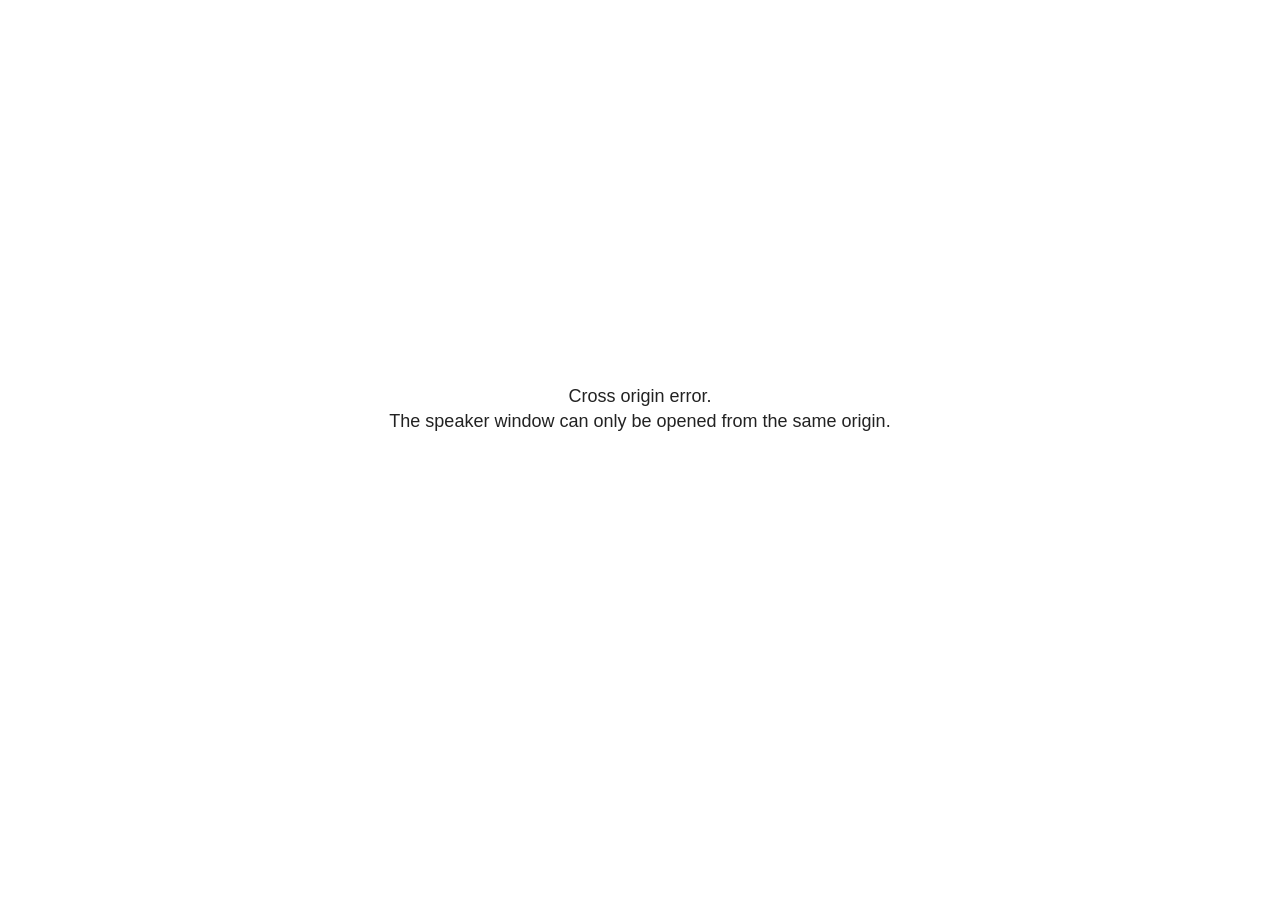
<file: atlbitlab_20260603_better_know_a_skill_planning_files/libs/revealjs/plugin/notes/speaker-view.html>
<!--
	NOTE: You need to build the notes plugin after making changes to this file.
-->
<html lang="en">
	<head>
		<meta charset="utf-8">

		<title>reveal.js - Speaker View</title>

		<style>
			body {
				font-family: Helvetica;
				font-size: 18px;
			}

			#current-slide,
			#upcoming-slide,
			#speaker-controls {
				padding: 6px;
				box-sizing: border-box;
				-moz-box-sizing: border-box;
			}

			#current-slide iframe,
			#upcoming-slide iframe {
				width: 100%;
				height: 100%;
				border: 1px solid #ddd;
			}

			#current-slide .label,
			#upcoming-slide .label {
				position: absolute;
				top: 10px;
				left: 10px;
				z-index: 2;
			}

			#connection-status {
				position: absolute;
				top: 0;
				left: 0;
				width: 100%;
				height: 100%;
				z-index: 20;
				padding: 30% 20% 20% 20%;
				font-size: 18px;
				color: #222;
				background: #fff;
				text-align: center;
				box-sizing: border-box;
				line-height: 1.4;
			}

			.overlay-element {
				height: 34px;
				line-height: 34px;
				padding: 0 10px;
				text-shadow: none;
				background: rgba( 220, 220, 220, 0.8 );
				color: #222;
				font-size: 14px;
			}

			.overlay-element.interactive:hover {
				background: rgba( 220, 220, 220, 1 );
			}

			#current-slide {
				position: absolute;
				width: 60%;
				height: 100%;
				top: 0;
				left: 0;
				padding-right: 0;
			}

			#upcoming-slide {
				position: absolute;
				width: 40%;
				height: 40%;
				right: 0;
				top: 0;
			}

			/* Speaker controls */
			#speaker-controls {
				position: absolute;
				top: 40%;
				right: 0;
				width: 40%;
				height: 60%;
				overflow: auto;
				font-size: 18px;
			}

				.speaker-controls-time.hidden,
				.speaker-controls-notes.hidden {
					display: none;
				}

				.speaker-controls-time .label,
				.speaker-controls-pace .label,
				.speaker-controls-notes .label {
					text-transform: uppercase;
					font-weight: normal;
					font-size: 0.66em;
					color: #666;
					margin: 0;
				}

				.speaker-controls-time, .speaker-controls-pace {
					border-bottom: 1px solid rgba( 200, 200, 200, 0.5 );
					margin-bottom: 10px;
					padding: 10px 16px;
					padding-bottom: 20px;
					cursor: pointer;
				}

				.speaker-controls-time .reset-button {
					opacity: 0;
					float: right;
					color: #666;
					text-decoration: none;
				}
				.speaker-controls-time:hover .reset-button {
					opacity: 1;
				}

				.speaker-controls-time .timer,
				.speaker-controls-time .clock {
					width: 50%;
				}

				.speaker-controls-time .timer,
				.speaker-controls-time .clock,
				.speaker-controls-time .pacing .hours-value,
				.speaker-controls-time .pacing .minutes-value,
				.speaker-controls-time .pacing .seconds-value {
					font-size: 1.9em;
				}

				.speaker-controls-time .timer {
					float: left;
				}

				.speaker-controls-time .clock {
					float: right;
					text-align: right;
				}

				.speaker-controls-time span.mute {
					opacity: 0.3;
				}

				.speaker-controls-time .pacing-title {
					margin-top: 5px;
				}

				.speaker-controls-time .pacing.ahead {
					color: blue;
				}

				.speaker-controls-time .pacing.on-track {
					color: green;
				}

				.speaker-controls-time .pacing.behind {
					color: red;
				}

				.speaker-controls-notes {
					padding: 10px 16px;
				}

				.speaker-controls-notes .value {
					margin-top: 5px;
					line-height: 1.4;
					font-size: 1.2em;
				}

			/* Layout selector */
			#speaker-layout {
				position: absolute;
				top: 10px;
				right: 10px;
				color: #222;
				z-index: 10;
			}
				#speaker-layout select {
					position: absolute;
					width: 100%;
					height: 100%;
					top: 0;
					left: 0;
					border: 0;
					box-shadow: 0;
					cursor: pointer;
					opacity: 0;

					font-size: 1em;
					background-color: transparent;

					-moz-appearance: none;
					-webkit-appearance: none;
					-webkit-tap-highlight-color: rgba(0, 0, 0, 0);
				}

				#speaker-layout select:focus {
					outline: none;
					box-shadow: none;
				}

			.clear {
				clear: both;
			}

			/* Speaker layout: Wide */
			body[data-speaker-layout="wide"] #current-slide,
			body[data-speaker-layout="wide"] #upcoming-slide {
				width: 50%;
				height: 45%;
				padding: 6px;
			}

			body[data-speaker-layout="wide"] #current-slide {
				top: 0;
				left: 0;
			}

			body[data-speaker-layout="wide"] #upcoming-slide {
				top: 0;
				left: 50%;
			}

			body[data-speaker-layout="wide"] #speaker-controls {
				top: 45%;
				left: 0;
				width: 100%;
				height: 50%;
				font-size: 1.25em;
			}

			/* Speaker layout: Tall */
			body[data-speaker-layout="tall"] #current-slide,
			body[data-speaker-layout="tall"] #upcoming-slide {
				width: 45%;
				height: 50%;
				padding: 6px;
			}

			body[data-speaker-layout="tall"] #current-slide {
				top: 0;
				left: 0;
			}

			body[data-speaker-layout="tall"] #upcoming-slide {
				top: 50%;
				left: 0;
			}

			body[data-speaker-layout="tall"] #speaker-controls {
				padding-top: 40px;
				top: 0;
				left: 45%;
				width: 55%;
				height: 100%;
				font-size: 1.25em;
			}

			/* Speaker layout: Notes only */
			body[data-speaker-layout="notes-only"] #current-slide,
			body[data-speaker-layout="notes-only"] #upcoming-slide {
				display: none;
			}

			body[data-speaker-layout="notes-only"] #speaker-controls {
				padding-top: 40px;
				top: 0;
				left: 0;
				width: 100%;
				height: 100%;
				font-size: 1.25em;
			}

			@media screen and (max-width: 1080px) {
				body[data-speaker-layout="default"] #speaker-controls {
					font-size: 16px;
				}
			}

			@media screen and (max-width: 900px) {
				body[data-speaker-layout="default"] #speaker-controls {
					font-size: 14px;
				}
			}

			@media screen and (max-width: 800px) {
				body[data-speaker-layout="default"] #speaker-controls {
					font-size: 12px;
				}
			}

		</style>
	</head>

	<body>

		<div id="connection-status">Loading speaker view...</div>

		<div id="current-slide"></div>
		<div id="upcoming-slide"><span class="overlay-element label">Upcoming</span></div>
		<div id="speaker-controls">
			<div class="speaker-controls-time">
				<h4 class="label">Time <span class="reset-button">Click to Reset</span></h4>
				<div class="clock">
					<span class="clock-value">0:00 AM</span>
				</div>
				<div class="timer">
					<span class="hours-value">00</span><span class="minutes-value">:00</span><span class="seconds-value">:00</span>
				</div>
				<div class="clear"></div>

				<h4 class="label pacing-title" style="display: none">Pacing – Time to finish current slide</h4>
				<div class="pacing" style="display: none">
					<span class="hours-value">00</span><span class="minutes-value">:00</span><span class="seconds-value">:00</span>
				</div>
			</div>

			<div class="speaker-controls-notes hidden">
				<h4 class="label">Notes</h4>
				<div class="value"></div>
			</div>
		</div>
		<div id="speaker-layout" class="overlay-element interactive">
			<span class="speaker-layout-label"></span>
			<select class="speaker-layout-dropdown"></select>
		</div>

		<script>

			(function() {

				var notes,
					notesValue,
					currentState,
					currentSlide,
					upcomingSlide,
					layoutLabel,
					layoutDropdown,
					pendingCalls = {},
					lastRevealApiCallId = 0,
					connected = false

				var connectionStatus = document.querySelector( '#connection-status' );

				var SPEAKER_LAYOUTS = {
					'default': 'Default',
					'wide': 'Wide',
					'tall': 'Tall',
					'notes-only': 'Notes only'
				};

				setupLayout();

				let openerOrigin;

				try {
					openerOrigin = window.opener.location.origin;
				}
				catch ( error ) { console.warn( error ) }

				// In order to prevent XSS, the speaker view will only run if its
				// opener has the same origin as itself
				if( window.location.origin !== openerOrigin ) {
					connectionStatus.innerHTML = 'Cross origin error.<br>The speaker window can only be opened from the same origin.';
					return;
				}

				var connectionTimeout = setTimeout( function() {
					connectionStatus.innerHTML = 'Error connecting to main window.<br>Please try closing and reopening the speaker view.';
				}, 5000 );

				window.addEventListener( 'message', function( event ) {

					// Validate the origin of all messages to avoid parsing messages
					// that aren't meant for us. Ignore when running off file:// so
					// that the speaker view continues to work without a web server.
					if( window.location.origin !== event.origin && window.location.origin !== 'file://' ) {
						return
					}

					clearTimeout( connectionTimeout );
					connectionStatus.style.display = 'none';

					var data = JSON.parse( event.data );

					// The overview mode is only useful to the reveal.js instance
					// where navigation occurs so we don't sync it
					if( data.state ) delete data.state.overview;

					// Messages sent by the notes plugin inside of the main window
					if( data && data.namespace === 'reveal-notes' ) {
						if( data.type === 'connect' ) {
							handleConnectMessage( data );
						}
						else if( data.type === 'state' ) {
							handleStateMessage( data );
						}
						else if( data.type === 'return' ) {
							pendingCalls[data.callId](data.result);
							delete pendingCalls[data.callId];
						}
					}
					// Messages sent by the reveal.js inside of the current slide preview
					else if( data && data.namespace === 'reveal' ) {
						if( /ready/.test( data.eventName ) ) {
							// Send a message back to notify that the handshake is complete
							window.opener.postMessage( JSON.stringify({ namespace: 'reveal-notes', type: 'connected'} ), '*' );
						}
						else if( /slidechanged|fragmentshown|fragmenthidden|paused|resumed/.test( data.eventName ) && currentState !== JSON.stringify( data.state ) ) {

							dispatchStateToMainWindow( data.state );

						}
					}

				} );

				/**
				 * Updates the presentation in the main window to match the state
				 * of the presentation in the notes window.
				 */
				const dispatchStateToMainWindow = debounce(( state ) => {
					window.opener.postMessage( JSON.stringify({ method: 'setState', args: [ state ]} ), '*' );
				}, 500);

				/**
				 * Asynchronously calls the Reveal.js API of the main frame.
				 */
				function callRevealApi( methodName, methodArguments, callback ) {

					var callId = ++lastRevealApiCallId;
					pendingCalls[callId] = callback;
					window.opener.postMessage( JSON.stringify( {
						namespace: 'reveal-notes',
						type: 'call',
						callId: callId,
						methodName: methodName,
						arguments: methodArguments
					} ), '*' );

				}

				/**
				 * Called when the main window is trying to establish a
				 * connection.
				 */
				function handleConnectMessage( data ) {

					if( connected === false ) {
						connected = true;

						setupIframes( data );
						setupKeyboard();
						setupNotes();
						setupTimer();
						setupHeartbeat();
					}

				}

				/**
				 * Called when the main window sends an updated state.
				 */
				function handleStateMessage( data ) {

					// Store the most recently set state to avoid circular loops
					// applying the same state
					currentState = JSON.stringify( data.state );

					// No need for updating the notes in case of fragment changes
					if ( data.notes ) {
						notes.classList.remove( 'hidden' );
						notesValue.style.whiteSpace = data.whitespace;
						if( data.markdown ) {
							notesValue.innerHTML = marked( data.notes );
						}
						else {
							notesValue.innerHTML = data.notes;
						}
					}
					else {
						notes.classList.add( 'hidden' );
					}

					// Update the note slides
					currentSlide.contentWindow.postMessage( JSON.stringify({ method: 'setState', args: [ data.state ] }), '*' );
					upcomingSlide.contentWindow.postMessage( JSON.stringify({ method: 'setState', args: [ data.state ] }), '*' );
					upcomingSlide.contentWindow.postMessage( JSON.stringify({ method: 'next' }), '*' );

				}

				// Limit to max one state update per X ms
				handleStateMessage = debounce( handleStateMessage, 200 );

				/**
				 * Forward keyboard events to the current slide window.
				 * This enables keyboard events to work even if focus
				 * isn't set on the current slide iframe.
				 *
				 * Block F5 default handling, it reloads and disconnects
				 * the speaker notes window.
				 */
				function setupKeyboard() {

					document.addEventListener( 'keydown', function( event ) {
						if( event.keyCode === 116 || ( event.metaKey && event.keyCode === 82 ) ) {
							event.preventDefault();
							return false;
						}
						currentSlide.contentWindow.postMessage( JSON.stringify({ method: 'triggerKey', args: [ event.keyCode ] }), '*' );
					} );

				}

				/**
				 * Creates the preview iframes.
				 */
				function setupIframes( data ) {

					var params = [
						'receiver',
						'progress=false',
						'history=false',
						'transition=none',
						'autoSlide=0',
						'backgroundTransition=none'
					].join( '&' );

					var urlSeparator = /\?/.test(data.url) ? '&' : '?';
					var hash = '#/' + data.state.indexh + '/' + data.state.indexv;
					var currentURL = data.url + urlSeparator + params + '&scrollActivationWidth=false&postMessageEvents=true' + hash;
					var upcomingURL = data.url + urlSeparator + params + '&scrollActivationWidth=false&controls=false' + hash;

					currentSlide = document.createElement( 'iframe' );
					currentSlide.setAttribute( 'width', 1280 );
					currentSlide.setAttribute( 'height', 1024 );
					currentSlide.setAttribute( 'src', currentURL );
					document.querySelector( '#current-slide' ).appendChild( currentSlide );

					upcomingSlide = document.createElement( 'iframe' );
					upcomingSlide.setAttribute( 'width', 640 );
					upcomingSlide.setAttribute( 'height', 512 );
					upcomingSlide.setAttribute( 'src', upcomingURL );
					document.querySelector( '#upcoming-slide' ).appendChild( upcomingSlide );

				}

				/**
				 * Setup the notes UI.
				 */
				function setupNotes() {

					notes = document.querySelector( '.speaker-controls-notes' );
					notesValue = document.querySelector( '.speaker-controls-notes .value' );

				}

				/**
				 * We send out a heartbeat at all times to ensure we can
				 * reconnect with the main presentation window after reloads.
				 */
				function setupHeartbeat() {

					setInterval( () => {
						window.opener.postMessage( JSON.stringify({ namespace: 'reveal-notes', type: 'heartbeat'} ), '*' );
					}, 1000 );

				}

				function getTimings( callback ) {

					callRevealApi( 'getSlidesAttributes', [], function ( slideAttributes ) {
						callRevealApi( 'getConfig', [], function ( config ) {
							var totalTime = config.totalTime;
							var minTimePerSlide = config.minimumTimePerSlide || 0;
							var defaultTiming = config.defaultTiming;
							if ((defaultTiming == null) && (totalTime == null)) {
								callback(null);
								return;
							}
							// Setting totalTime overrides defaultTiming
							if (totalTime) {
								defaultTiming = 0;
							}
							var timings = [];
							for ( var i in slideAttributes ) {
								var slide = slideAttributes[ i ];
								var timing = defaultTiming;
								if( slide.hasOwnProperty( 'data-timing' )) {
									var t = slide[ 'data-timing' ];
									timing = parseInt(t);
									if( isNaN(timing) ) {
										console.warn("Could not parse timing '" + t + "' of slide " + i + "; using default of " + defaultTiming);
										timing = defaultTiming;
									}
								}
								timings.push(timing);
							}
							if ( totalTime ) {
								// After we've allocated time to individual slides, we summarize it and
								// subtract it from the total time
								var remainingTime = totalTime - timings.reduce( function(a, b) { return a + b; }, 0 );
								// The remaining time is divided by the number of slides that have 0 seconds
								// allocated at the moment, giving the average time-per-slide on the remaining slides
								var remainingSlides = (timings.filter( function(x) { return x == 0 }) ).length
								var timePerSlide = Math.round( remainingTime / remainingSlides, 0 )
								// And now we replace every zero-value timing with that average
								timings = timings.map( function(x) { return (x==0 ? timePerSlide : x) } );
							}
							var slidesUnderMinimum = timings.filter( function(x) { return (x < minTimePerSlide) } ).length
							if ( slidesUnderMinimum ) {
								message = "The pacing time for " + slidesUnderMinimum + " slide(s) is under the configured minimum of " + minTimePerSlide + " seconds. Check the data-timing attribute on individual slides, or consider increasing the totalTime or minimumTimePerSlide configuration options (or removing some slides).";
								alert(message);
							}
							callback( timings );
						} );
					} );

				}

				/**
				 * Return the number of seconds allocated for presenting
				 * all slides up to and including this one.
				 */
				function getTimeAllocated( timings, callback ) {

					callRevealApi( 'getSlidePastCount', [], function ( currentSlide ) {
						var allocated = 0;
						for (var i in timings.slice(0, currentSlide + 1)) {
							allocated += timings[i];
						}
						callback( allocated );
					} );

				}

				/**
				 * Create the timer and clock and start updating them
				 * at an interval.
				 */
				function setupTimer() {

					var start = new Date(),
					timeEl = document.querySelector( '.speaker-controls-time' ),
					clockEl = timeEl.querySelector( '.clock-value' ),
					hoursEl = timeEl.querySelector( '.hours-value' ),
					minutesEl = timeEl.querySelector( '.minutes-value' ),
					secondsEl = timeEl.querySelector( '.seconds-value' ),
					pacingTitleEl = timeEl.querySelector( '.pacing-title' ),
					pacingEl = timeEl.querySelector( '.pacing' ),
					pacingHoursEl = pacingEl.querySelector( '.hours-value' ),
					pacingMinutesEl = pacingEl.querySelector( '.minutes-value' ),
					pacingSecondsEl = pacingEl.querySelector( '.seconds-value' );

					var timings = null;
					getTimings( function ( _timings ) {

						timings = _timings;
						if (_timings !== null) {
							pacingTitleEl.style.removeProperty('display');
							pacingEl.style.removeProperty('display');
						}

						// Update once directly
						_updateTimer();

						// Then update every second
						setInterval( _updateTimer, 1000 );

					} );


					function _resetTimer() {

						if (timings == null) {
							start = new Date();
							_updateTimer();
						}
						else {
							// Reset timer to beginning of current slide
							getTimeAllocated( timings, function ( slideEndTimingSeconds ) {
								var slideEndTiming = slideEndTimingSeconds * 1000;
								callRevealApi( 'getSlidePastCount', [], function ( currentSlide ) {
									var currentSlideTiming = timings[currentSlide] * 1000;
									var previousSlidesTiming = slideEndTiming - currentSlideTiming;
									var now = new Date();
									start = new Date(now.getTime() - previousSlidesTiming);
									_updateTimer();
								} );
							} );
						}

					}

					timeEl.addEventListener( 'click', function() {
						_resetTimer();
						return false;
					} );

					function _displayTime( hrEl, minEl, secEl, time) {

						var sign = Math.sign(time) == -1 ? "-" : "";
						time = Math.abs(Math.round(time / 1000));
						var seconds = time % 60;
						var minutes = Math.floor( time / 60 ) % 60 ;
						var hours = Math.floor( time / ( 60 * 60 )) ;
						hrEl.innerHTML = sign + zeroPadInteger( hours );
						if (hours == 0) {
							hrEl.classList.add( 'mute' );
						}
						else {
							hrEl.classList.remove( 'mute' );
						}
						minEl.innerHTML = ':' + zeroPadInteger( minutes );
						if (hours == 0 && minutes == 0) {
							minEl.classList.add( 'mute' );
						}
						else {
							minEl.classList.remove( 'mute' );
						}
						secEl.innerHTML = ':' + zeroPadInteger( seconds );
					}

					function _updateTimer() {

						var diff, hours, minutes, seconds,
						now = new Date();

						diff = now.getTime() - start.getTime();

						clockEl.innerHTML = now.toLocaleTimeString( 'en-US', { hour12: true, hour: '2-digit', minute:'2-digit' } );
						_displayTime( hoursEl, minutesEl, secondsEl, diff );
						if (timings !== null) {
							_updatePacing(diff);
						}

					}

					function _updatePacing(diff) {

						getTimeAllocated( timings, function ( slideEndTimingSeconds ) {
							var slideEndTiming = slideEndTimingSeconds * 1000;

							callRevealApi( 'getSlidePastCount', [], function ( currentSlide ) {
								var currentSlideTiming = timings[currentSlide] * 1000;
								var timeLeftCurrentSlide = slideEndTiming - diff;
								if (timeLeftCurrentSlide < 0) {
									pacingEl.className = 'pacing behind';
								}
								else if (timeLeftCurrentSlide < currentSlideTiming) {
									pacingEl.className = 'pacing on-track';
								}
								else {
									pacingEl.className = 'pacing ahead';
								}
								_displayTime( pacingHoursEl, pacingMinutesEl, pacingSecondsEl, timeLeftCurrentSlide );
							} );
						} );
					}

				}

				/**
				 * Sets up the speaker view layout and layout selector.
				 */
				function setupLayout() {

					layoutDropdown = document.querySelector( '.speaker-layout-dropdown' );
					layoutLabel = document.querySelector( '.speaker-layout-label' );

					// Render the list of available layouts
					for( var id in SPEAKER_LAYOUTS ) {
						var option = document.createElement( 'option' );
						option.setAttribute( 'value', id );
						option.textContent = SPEAKER_LAYOUTS[ id ];
						layoutDropdown.appendChild( option );
					}

					// Monitor the dropdown for changes
					layoutDropdown.addEventListener( 'change', function( event ) {

						setLayout( layoutDropdown.value );

					}, false );

					// Restore any currently persisted layout
					setLayout( getLayout() );

				}

				/**
				 * Sets a new speaker view layout. The layout is persisted
				 * in local storage.
				 */
				function setLayout( value ) {

					var title = SPEAKER_LAYOUTS[ value ];

					layoutLabel.innerHTML = 'Layout' + ( title ? ( ': ' + title ) : '' );
					layoutDropdown.value = value;

					document.body.setAttribute( 'data-speaker-layout', value );

					// Persist locally
					if( supportsLocalStorage() ) {
						window.localStorage.setItem( 'reveal-speaker-layout', value );
					}

				}

				/**
				 * Returns the ID of the most recently set speaker layout
				 * or our default layout if none has been set.
				 */
				function getLayout() {

					if( supportsLocalStorage() ) {
						var layout = window.localStorage.getItem( 'reveal-speaker-layout' );
						if( layout ) {
							return layout;
						}
					}

					// Default to the first record in the layouts hash
					for( var id in SPEAKER_LAYOUTS ) {
						return id;
					}

				}

				function supportsLocalStorage() {

					try {
						localStorage.setItem('test', 'test');
						localStorage.removeItem('test');
						return true;
					}
					catch( e ) {
						return false;
					}

				}

				function zeroPadInteger( num ) {

					var str = '00' + parseInt( num );
					return str.substring( str.length - 2 );

				}

				/**
				 * Limits the frequency at which a function can be called.
				 */
				function debounce( fn, ms ) {

					var lastTime = 0,
						timeout;

					return function() {

						var args = arguments;
						var context = this;

						clearTimeout( timeout );

						var timeSinceLastCall = Date.now() - lastTime;
						if( timeSinceLastCall > ms ) {
							fn.apply( context, args );
							lastTime = Date.now();
						}
						else {
							timeout = setTimeout( function() {
								fn.apply( context, args );
								lastTime = Date.now();
							}, ms - timeSinceLastCall );
						}

					}

				}

			})();

		</script>
	</body>
</html>
</file>
<file: atlbitlab_20260603_better_know_a_skill_planning_files/libs/quarto-html/tippy.css>
.tippy-box[data-animation=fade][data-state=hidden]{opacity:0}[data-tippy-root]{max-width:calc(100vw - 10px)}.tippy-box{position:relative;background-color:#333;color:#fff;border-radius:4px;font-size:14px;line-height:1.4;white-space:normal;outline:0;transition-property:transform,visibility,opacity}.tippy-box[data-placement^=top]>.tippy-arrow{bottom:0}.tippy-box[data-placement^=top]>.tippy-arrow:before{bottom:-7px;left:0;border-width:8px 8px 0;border-top-color:initial;transform-origin:center top}.tippy-box[data-placement^=bottom]>.tippy-arrow{top:0}.tippy-box[data-placement^=bottom]>.tippy-arrow:before{top:-7px;left:0;border-width:0 8px 8px;border-bottom-color:initial;transform-origin:center bottom}.tippy-box[data-placement^=left]>.tippy-arrow{right:0}.tippy-box[data-placement^=left]>.tippy-arrow:before{border-width:8px 0 8px 8px;border-left-color:initial;right:-7px;transform-origin:center left}.tippy-box[data-placement^=right]>.tippy-arrow{left:0}.tippy-box[data-placement^=right]>.tippy-arrow:before{left:-7px;border-width:8px 8px 8px 0;border-right-color:initial;transform-origin:center right}.tippy-box[data-inertia][data-state=visible]{transition-timing-function:cubic-bezier(.54,1.5,.38,1.11)}.tippy-arrow{width:16px;height:16px;color:#333}.tippy-arrow:before{content:"";position:absolute;border-color:transparent;border-style:solid}.tippy-content{position:relative;padding:5px 9px;z-index:1}
</file>
<file: atlbitlab_20260603_better_know_a_skill_planning_files/libs/quarto-html/quarto-syntax-highlighting-15634bcf2e68342d4ad2dfa704d543f6.css>
/* quarto syntax highlight colors */
:root {
  --quarto-hl-ot-color: #003B4F;
  --quarto-hl-at-color: #657422;
  --quarto-hl-ss-color: #20794D;
  --quarto-hl-an-color: #5E5E5E;
  --quarto-hl-fu-color: #4758AB;
  --quarto-hl-st-color: #20794D;
  --quarto-hl-cf-color: #003B4F;
  --quarto-hl-op-color: #5E5E5E;
  --quarto-hl-er-color: #AD0000;
  --quarto-hl-bn-color: #AD0000;
  --quarto-hl-al-color: #AD0000;
  --quarto-hl-va-color: #111111;
  --quarto-hl-bu-color: inherit;
  --quarto-hl-ex-color: inherit;
  --quarto-hl-pp-color: #AD0000;
  --quarto-hl-in-color: #5E5E5E;
  --quarto-hl-vs-color: #20794D;
  --quarto-hl-wa-color: #5E5E5E;
  --quarto-hl-do-color: #5E5E5E;
  --quarto-hl-im-color: #00769E;
  --quarto-hl-ch-color: #20794D;
  --quarto-hl-dt-color: #AD0000;
  --quarto-hl-fl-color: #AD0000;
  --quarto-hl-co-color: #5E5E5E;
  --quarto-hl-cv-color: #5E5E5E;
  --quarto-hl-cn-color: #8f5902;
  --quarto-hl-sc-color: #5E5E5E;
  --quarto-hl-dv-color: #AD0000;
  --quarto-hl-kw-color: #003B4F;
}

/* other quarto variables */
:root {
  --quarto-font-monospace: SFMono-Regular, Menlo, Monaco, Consolas, "Liberation Mono", "Courier New", monospace;
}

/* syntax highlight based on Pandoc's rules */
pre > code.sourceCode > span {
  color: #003B4F;
}

code.sourceCode > span {
  color: #003B4F;
}

div.sourceCode,
div.sourceCode pre.sourceCode {
  color: #003B4F;
}

/* Normal */
code span {
  color: #003B4F;
}

/* Alert */
code span.al {
  color: #AD0000;
  font-style: inherit;
}

/* Annotation */
code span.an {
  color: #5E5E5E;
  font-style: inherit;
}

/* Attribute */
code span.at {
  color: #657422;
  font-style: inherit;
}

/* BaseN */
code span.bn {
  color: #AD0000;
  font-style: inherit;
}

/* BuiltIn */
code span.bu {
  font-style: inherit;
}

/* ControlFlow */
code span.cf {
  color: #003B4F;
  font-weight: bold;
  font-style: inherit;
}

/* Char */
code span.ch {
  color: #20794D;
  font-style: inherit;
}

/* Constant */
code span.cn {
  color: #8f5902;
  font-style: inherit;
}

/* Comment */
code span.co {
  color: #5E5E5E;
  font-style: inherit;
}

/* CommentVar */
code span.cv {
  color: #5E5E5E;
  font-style: italic;
}

/* Documentation */
code span.do {
  color: #5E5E5E;
  font-style: italic;
}

/* DataType */
code span.dt {
  color: #AD0000;
  font-style: inherit;
}

/* DecVal */
code span.dv {
  color: #AD0000;
  font-style: inherit;
}

/* Error */
code span.er {
  color: #AD0000;
  font-style: inherit;
}

/* Extension */
code span.ex {
  font-style: inherit;
}

/* Float */
code span.fl {
  color: #AD0000;
  font-style: inherit;
}

/* Function */
code span.fu {
  color: #4758AB;
  font-style: inherit;
}

/* Import */
code span.im {
  color: #00769E;
  font-style: inherit;
}

/* Information */
code span.in {
  color: #5E5E5E;
  font-style: inherit;
}

/* Keyword */
code span.kw {
  color: #003B4F;
  font-weight: bold;
  font-style: inherit;
}

/* Operator */
code span.op {
  color: #5E5E5E;
  font-style: inherit;
}

/* Other */
code span.ot {
  color: #003B4F;
  font-style: inherit;
}

/* Preprocessor */
code span.pp {
  color: #AD0000;
  font-style: inherit;
}

/* SpecialChar */
code span.sc {
  color: #5E5E5E;
  font-style: inherit;
}

/* SpecialString */
code span.ss {
  color: #20794D;
  font-style: inherit;
}

/* String */
code span.st {
  color: #20794D;
  font-style: inherit;
}

/* Variable */
code span.va {
  color: #111111;
  font-style: inherit;
}

/* VerbatimString */
code span.vs {
  color: #20794D;
  font-style: inherit;
}

/* Warning */
code span.wa {
  color: #5E5E5E;
  font-style: italic;
}

.prevent-inlining {
  content: "</";
}

/*# sourceMappingURL=f23921c56f73e400b49028c9186a1aa0.css.map */
</file>
<file: atlbitlab_20260603_better_know_a_skill_planning_files/libs/quarto-diagram/mermaid.css>
.mermaidTooltip {
  position: absolute;
  text-align: center;
  max-width: 200px;
  padding: 2px;
  font-family: "trebuchet ms", verdana, arial;
  font-size: 12px;
  background: #ffffde;
  border: 1px solid #aaaa33;
  border-radius: 2px;
  pointer-events: none;
  z-index: 1000;
}
</file>
<file: styles-html.css>
.planning-stamp {
  margin-left: 0px !important;
  margin-right: -15px !important;
}

.quarto-title-block {
  text-align: center;
}
</file>
